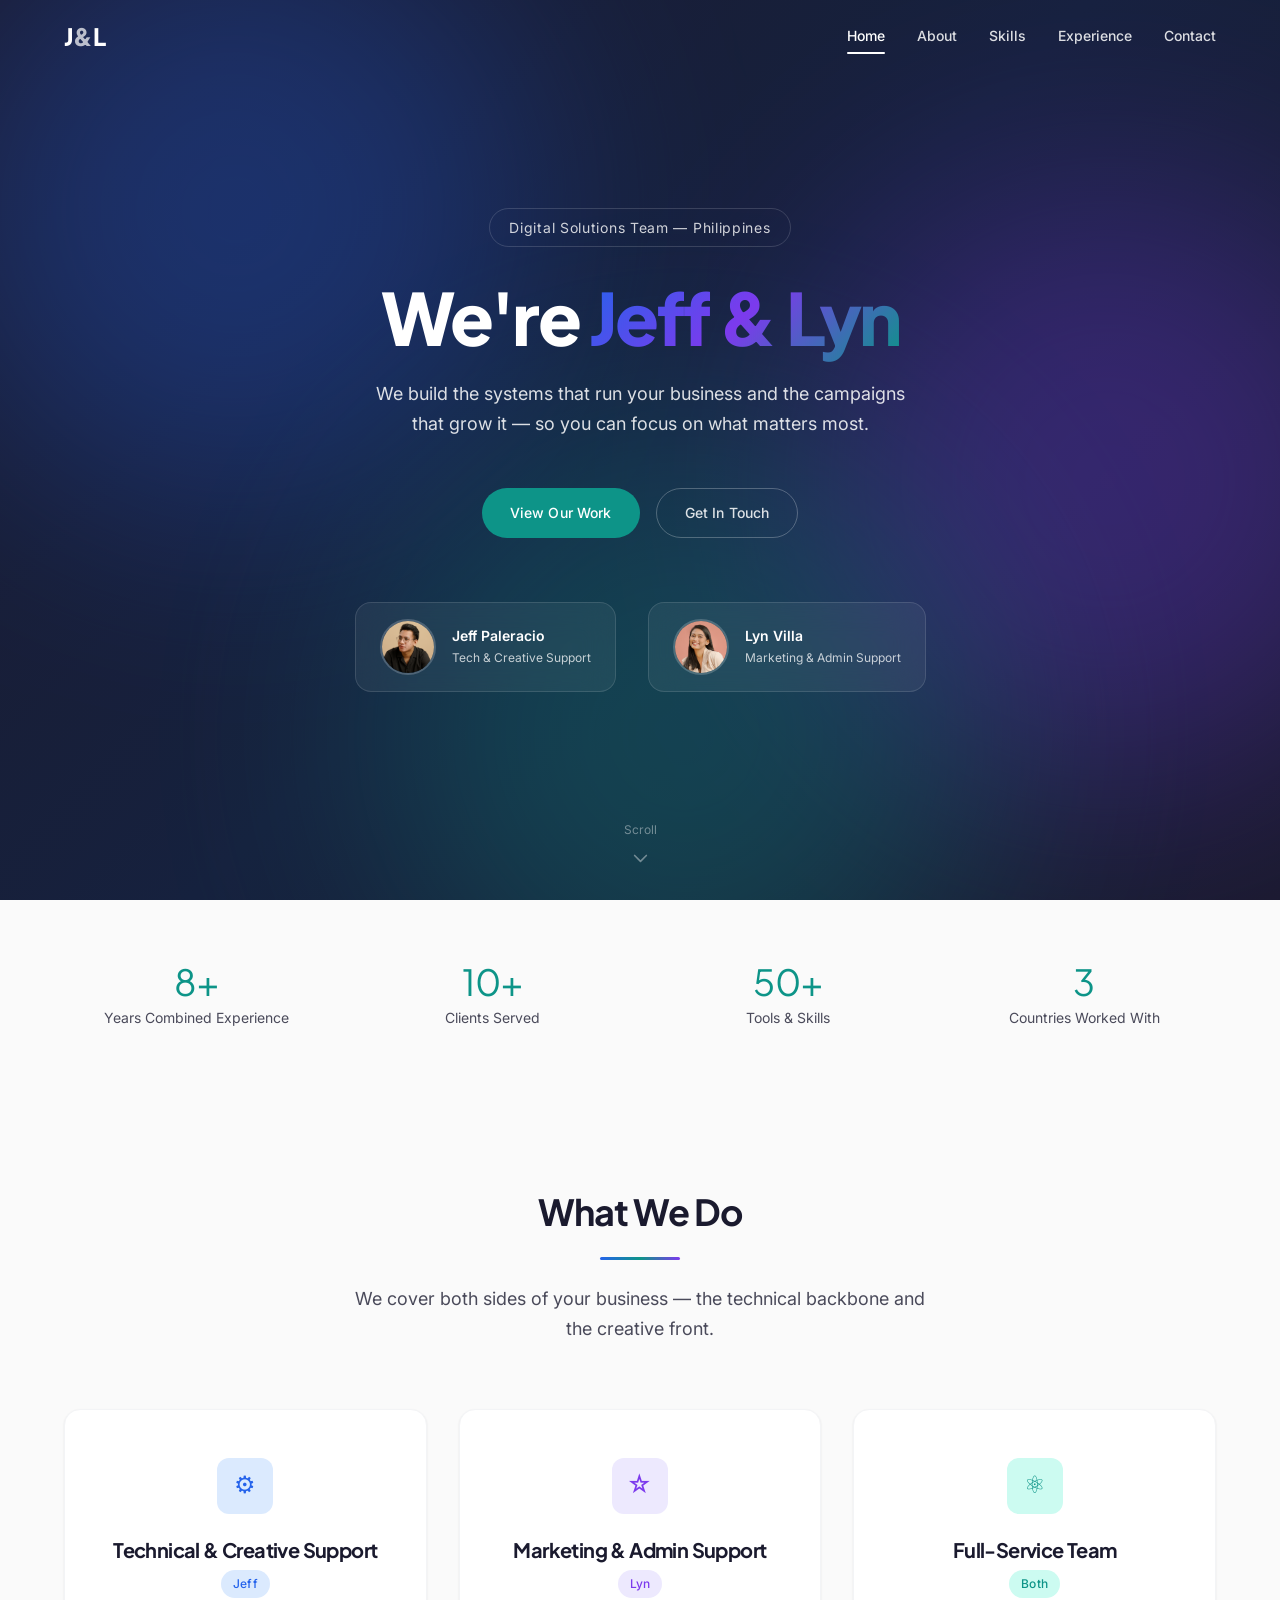
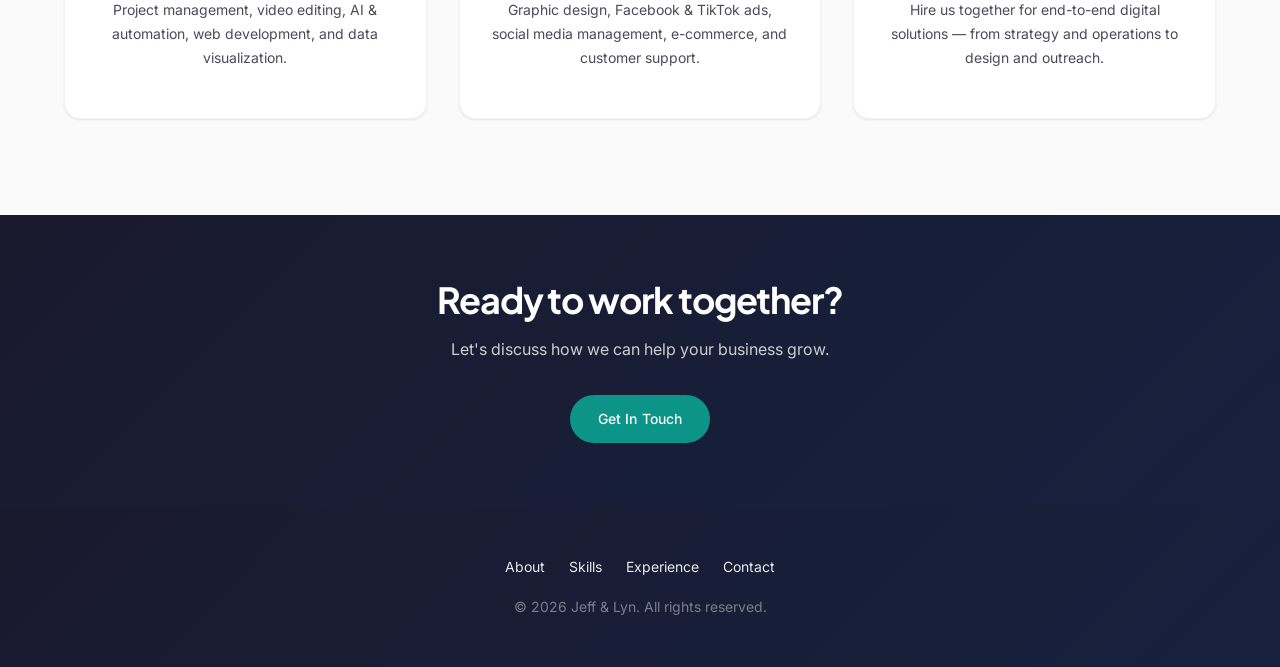
<file: index.html>
<!DOCTYPE html>
<html lang="en">
<head>
  <meta charset="UTF-8">
  <meta name="viewport" content="width=device-width, initial-scale=1.0">
  <meta name="description" content="Jeff & Lyn — A two-person digital solutions team offering project management, video editing, AI automation, graphic design, social media management, and more.">
  <meta name="keywords" content="virtual assistant, digital solutions, project management, video editing, graphic design, social media management">
  <title>Jeff & Lyn — Digital Solutions Team</title>

  <!-- Fonts -->
  <link rel="preconnect" href="https://fonts.googleapis.com">
  <link rel="preconnect" href="https://fonts.gstatic.com" crossorigin>
  <link href="https://fonts.googleapis.com/css2?family=Plus+Jakarta+Sans:wght@400;500;600;700;800&family=Inter:wght@300;400;500;600&display=swap" rel="stylesheet">

  <!-- Styles -->
  <link rel="stylesheet" href="css/reset.css">
  <link rel="stylesheet" href="css/variables.css">
  <link rel="stylesheet" href="css/base.css">
  <link rel="stylesheet" href="css/layout.css">
  <link rel="stylesheet" href="css/components.css">
  <link rel="stylesheet" href="css/navigation.css">
  <link rel="stylesheet" href="css/animations.css">
  <link rel="stylesheet" href="css/pages/home.css">
  <link rel="stylesheet" href="css/responsive.css">

  <!-- Favicon -->
  <link rel="icon" href="favicon.svg" type="image/svg+xml">
</head>
<body>
  <a href="#main-content" class="skip-link">Skip to content</a>

  <!-- Header -->
  <header class="header" role="banner">
    <div class="container flex--between">
      <a href="index.html" class="logo" aria-label="Jeff & Lyn home">J<span>&</span>L</a>

      <nav class="nav-links" aria-label="Main navigation">
        <a href="index.html" class="nav-link">Home</a>
        <a href="about.html" class="nav-link">About</a>
        <a href="skills.html" class="nav-link">Skills</a>
        <a href="experience.html" class="nav-link">Experience</a>
        <a href="contact.html" class="nav-link">Contact</a>
      </nav>

      <button class="hamburger" aria-label="Toggle menu" aria-expanded="false" aria-controls="mobile-nav">
        <span></span>
        <span></span>
        <span></span>
      </button>
    </div>
  </header>

  <!-- Mobile Navigation -->
  <nav class="mobile-nav" id="mobile-nav" aria-label="Mobile navigation">
    <a href="index.html" class="nav-link">Home</a>
    <a href="about.html" class="nav-link">About</a>
    <a href="skills.html" class="nav-link">Skills</a>
    <a href="experience.html" class="nav-link">Experience</a>
    <a href="contact.html" class="nav-link">Contact</a>
  </nav>

  <main id="main-content">
    <!-- Hero Section -->
    <section class="hero section--hero" aria-label="Hero">
      <div class="hero__bg" aria-hidden="true">
        <div class="hero__gradient hero__gradient--blue"></div>
        <div class="hero__gradient hero__gradient--purple"></div>
        <div class="hero__gradient hero__gradient--teal"></div>
      </div>

      <div class="hero__content">
        <span class="hero__label reveal">Digital Solutions Team — Philippines</span>

        <h1 class="hero__title reveal">
          We're <span>Jeff & Lyn</span>
        </h1>

        <p class="hero__subtitle reveal">
          We build the systems that run your business and the campaigns that grow it — so you can focus on what matters most.
        </p>

        <div class="hero__actions reveal">
          <a href="experience.html" class="btn btn--primary">View Our Work</a>
          <a href="contact.html" class="btn btn--secondary">Get In Touch</a>
        </div>

        <div class="hero__profiles reveal">
          <div class="profile-preview">
            <img src="assets/images/jeff/jeff.jpg" alt="Jeff Paleracio" class="profile-preview__avatar profile-preview__avatar--jeff" loading="lazy">
            <div class="profile-preview__info">
              <div class="profile-preview__name">Jeff Paleracio</div>
              <div class="profile-preview__role">Tech & Creative Support</div>
            </div>
          </div>

          <div class="profile-preview">
            <img src="assets/images/lyn/lyn.jpg" alt="Lyn Villa" class="profile-preview__avatar profile-preview__avatar--lyn" loading="lazy">
            <div class="profile-preview__info">
              <div class="profile-preview__name">Lyn Villa</div>
              <div class="profile-preview__role">Marketing & Admin Support</div>
            </div>
          </div>
        </div>
      </div>

      <div class="scroll-indicator" aria-hidden="true">
        <span>Scroll</span>
        <svg xmlns="http://www.w3.org/2000/svg" fill="none" viewBox="0 0 24 24" stroke="currentColor" stroke-width="2">
          <path stroke-linecap="round" stroke-linejoin="round" d="M19 9l-7 7-7-7" />
        </svg>
      </div>
    </section>

    <!-- Social Proof -->
    <section class="section" aria-label="Key stats" style="padding: var(--space-3xl) 0;">
      <div class="container">
        <div class="stats-row reveal">
          <div class="stat-item">
            <span class="stat-item__number">8+</span>
            <span class="stat-item__label">Years Combined Experience</span>
          </div>
          <div class="stat-item">
            <span class="stat-item__number">10+</span>
            <span class="stat-item__label">Clients Served</span>
          </div>
          <div class="stat-item">
            <span class="stat-item__number">50+</span>
            <span class="stat-item__label">Tools & Skills</span>
          </div>
          <div class="stat-item">
            <span class="stat-item__number">3</span>
            <span class="stat-item__label">Countries Worked With</span>
          </div>
        </div>
      </div>
    </section>

    <!-- Services Preview -->
    <section class="services-preview section" aria-labelledby="services-heading">
      <div class="container">
        <div class="section__header reveal">
          <h2 class="section__title" id="services-heading">What We Do</h2>
          <div class="divider"></div>
          <p class="section__subtitle">We cover both sides of your business — the technical backbone and the creative front.</p>
        </div>

        <div class="services-grid">
          <div class="card service-card reveal">
            <div class="service-card__icon service-card__icon--jeff" aria-hidden="true">&#9881;</div>
            <h3>Technical & Creative Support</h3>
            <span class="badge badge--jeff">Jeff</span>
            <p>Project management, video editing, AI & automation, web development, and data visualization.</p>
          </div>

          <div class="card service-card reveal">
            <div class="service-card__icon service-card__icon--lyn" aria-hidden="true">&#9734;</div>
            <h3>Marketing & Admin Support</h3>
            <span class="badge badge--lyn">Lyn</span>
            <p>Graphic design, Facebook & TikTok ads, social media management, e-commerce, and customer support.</p>
          </div>

          <div class="card service-card reveal">
            <div class="service-card__icon service-card__icon--team" aria-hidden="true">&#9883;</div>
            <h3>Full-Service Team</h3>
            <span class="badge badge--team">Both</span>
            <p>Hire us together for end-to-end digital solutions — from strategy and operations to design and outreach.</p>
          </div>
        </div>
      </div>
    </section>

    <!-- CTA Banner -->
    <section class="cta-banner" aria-labelledby="cta-heading">
      <div class="container reveal">
        <h2 id="cta-heading">Ready to work together?</h2>
        <p>Let's discuss how we can help your business grow.</p>
        <a href="contact.html" class="btn btn--primary">Get In Touch</a>
      </div>
    </section>
  </main>

  <!-- Footer -->
  <footer class="footer" role="contentinfo">
    <div class="container">
      <div class="footer__links">
        <a href="about.html">About</a>
        <a href="skills.html">Skills</a>
        <a href="experience.html">Experience</a>
        <a href="contact.html">Contact</a>
      </div>
      <p class="footer__copy">&copy; 2026 Jeff & Lyn. All rights reserved.</p>
    </div>
  </footer>

  <!-- Scripts -->
  <script src="js/navigation.js"></script>
  <script src="js/animations.js"></script>
  <script src="js/main.js"></script>
</body>
</html>
</file>
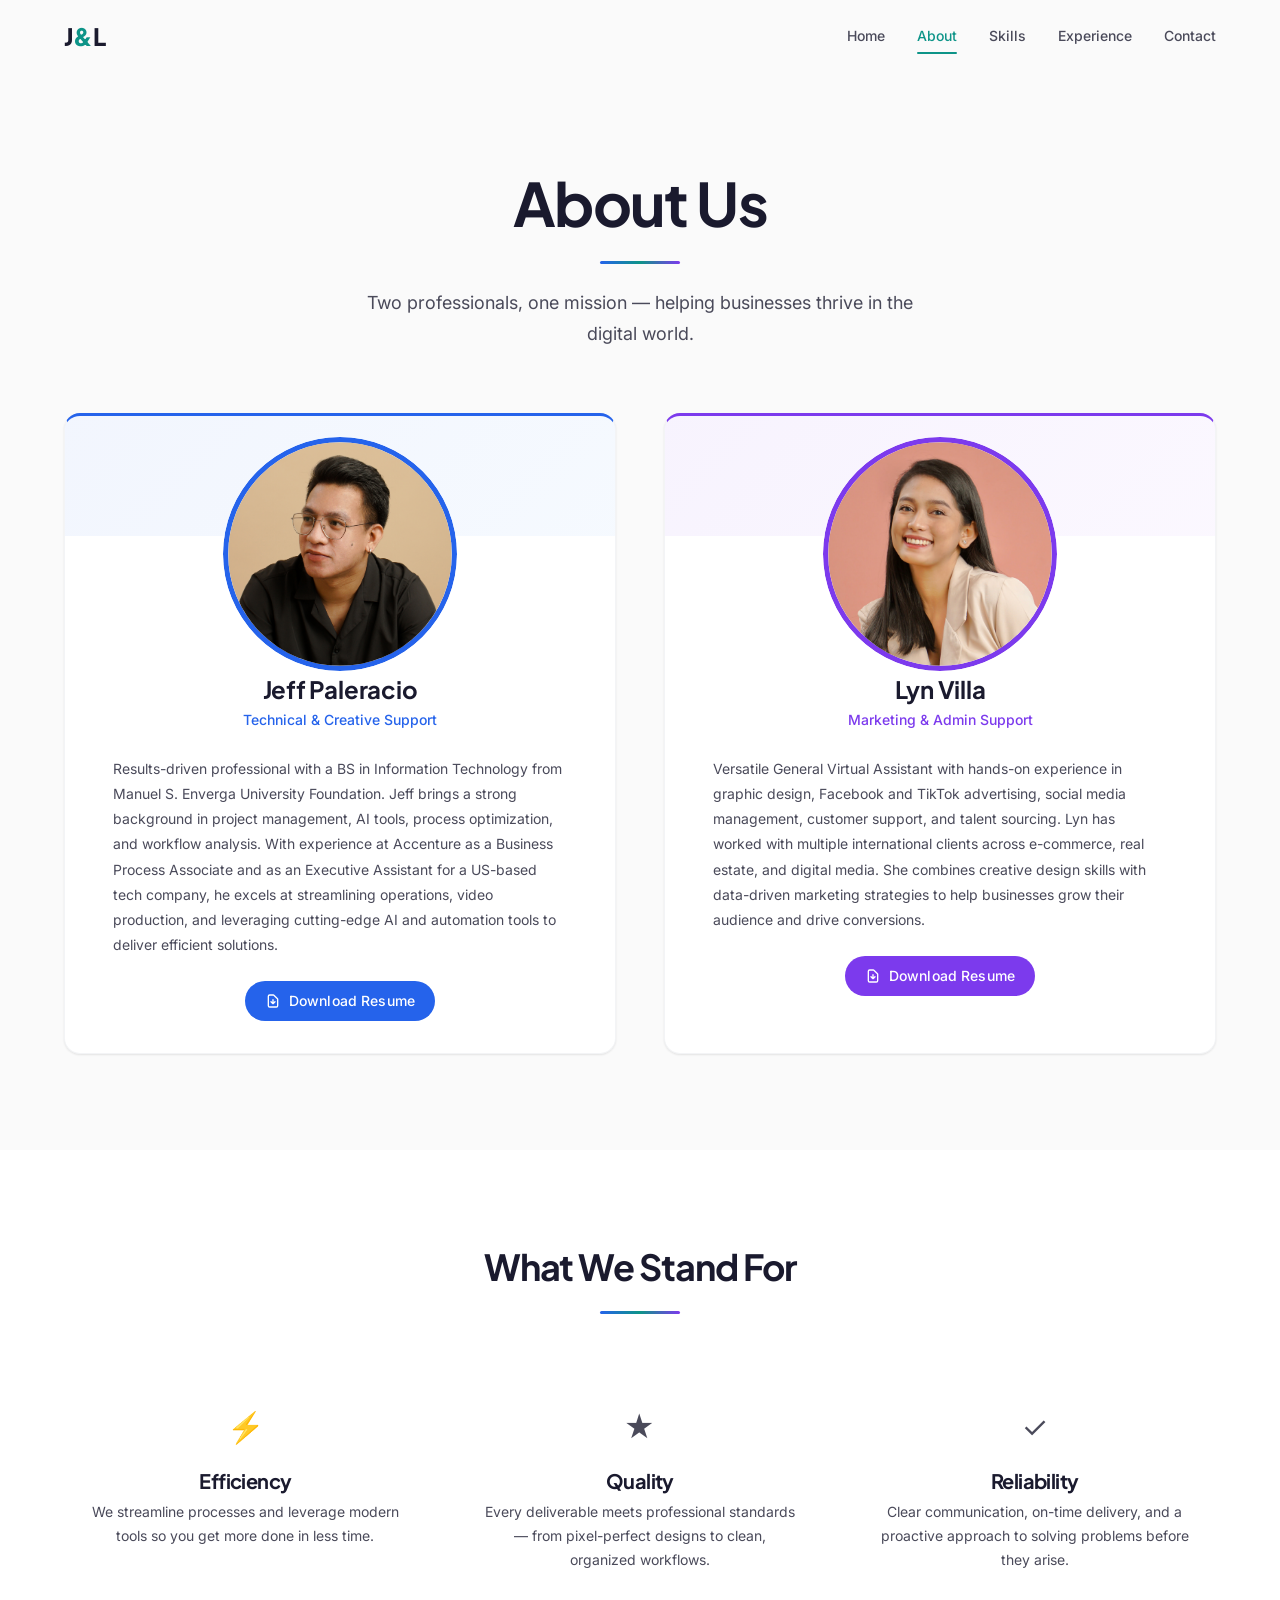
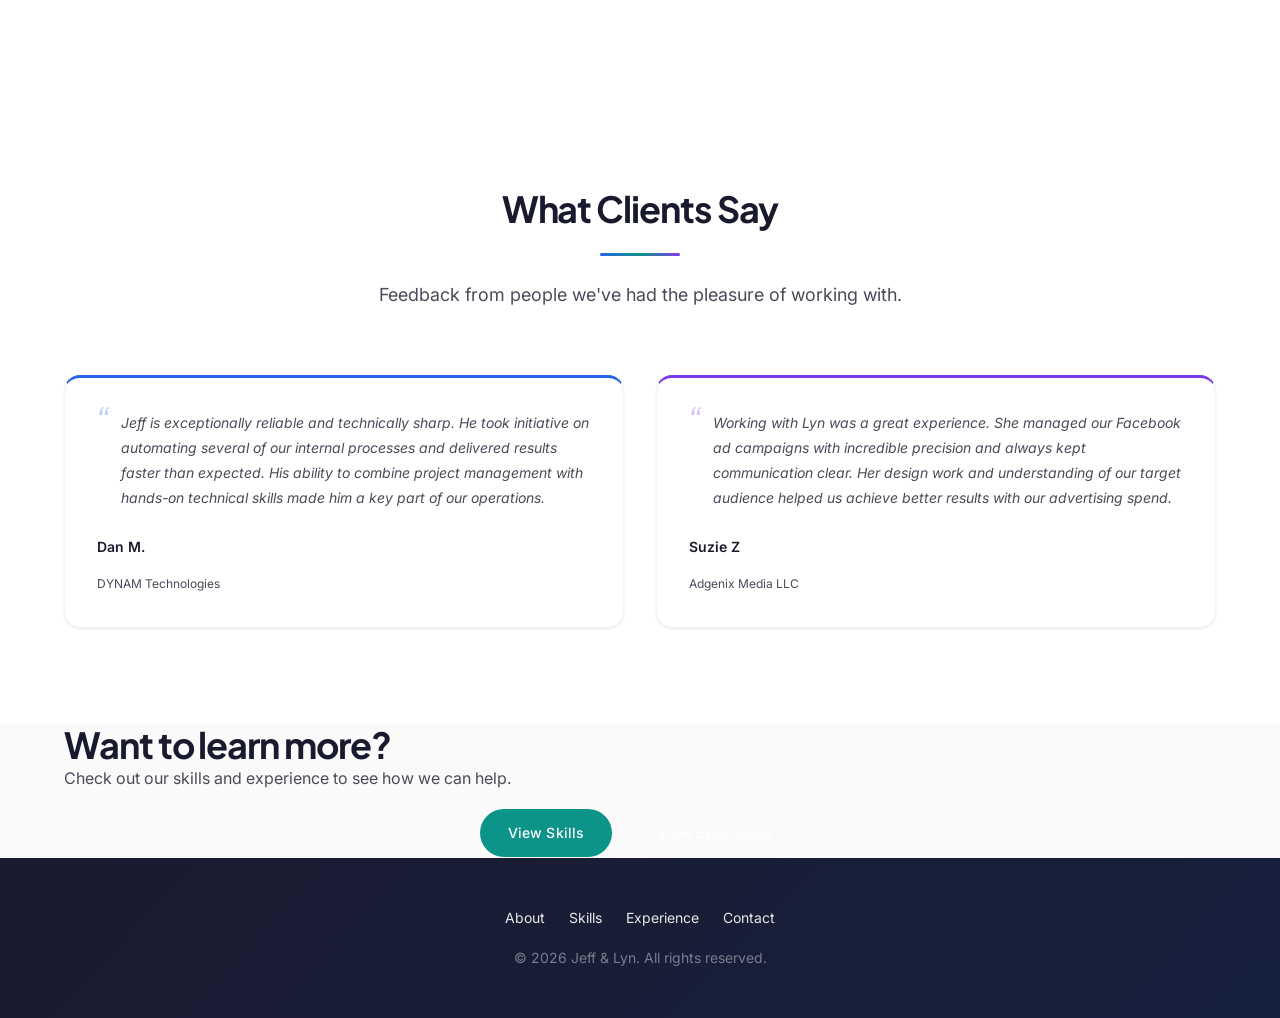
<file: about.html>
<!DOCTYPE html>
<html lang="en">
<head>
  <meta charset="UTF-8">
  <meta name="viewport" content="width=device-width, initial-scale=1.0">
  <meta name="description" content="Meet Jeff & Lyn — learn about our backgrounds, expertise, and what drives us as a digital solutions team.">
  <title>About Us — Jeff & Lyn</title>

  <!-- Fonts -->
  <link rel="preconnect" href="https://fonts.googleapis.com">
  <link rel="preconnect" href="https://fonts.gstatic.com" crossorigin>
  <link href="https://fonts.googleapis.com/css2?family=Plus+Jakarta+Sans:wght@400;500;600;700;800&family=Inter:wght@300;400;500;600&display=swap" rel="stylesheet">

  <!-- Styles -->
  <link rel="stylesheet" href="css/reset.css">
  <link rel="stylesheet" href="css/variables.css">
  <link rel="stylesheet" href="css/base.css">
  <link rel="stylesheet" href="css/layout.css">
  <link rel="stylesheet" href="css/components.css">
  <link rel="stylesheet" href="css/navigation.css">
  <link rel="stylesheet" href="css/animations.css">
  <link rel="stylesheet" href="css/pages/about.css">
  <link rel="stylesheet" href="css/responsive.css">

  <link rel="icon" href="favicon.svg" type="image/svg+xml">
</head>
<body>
  <a href="#main-content" class="skip-link">Skip to content</a>

  <!-- Header -->
  <header class="header scrolled" role="banner">
    <div class="container flex--between">
      <a href="index.html" class="logo" aria-label="Jeff & Lyn home">J<span>&</span>L</a>
      <nav class="nav-links" aria-label="Main navigation">
        <a href="index.html" class="nav-link">Home</a>
        <a href="about.html" class="nav-link">About</a>
        <a href="skills.html" class="nav-link">Skills</a>
        <a href="experience.html" class="nav-link">Experience</a>
        <a href="contact.html" class="nav-link">Contact</a>
      </nav>
      <button class="hamburger" aria-label="Toggle menu" aria-expanded="false" aria-controls="mobile-nav">
        <span></span><span></span><span></span>
      </button>
    </div>
  </header>

  <nav class="mobile-nav" id="mobile-nav" aria-label="Mobile navigation">
    <a href="index.html" class="nav-link">Home</a>
    <a href="about.html" class="nav-link">About</a>
    <a href="skills.html" class="nav-link">Skills</a>
    <a href="experience.html" class="nav-link">Experience</a>
    <a href="contact.html" class="nav-link">Contact</a>
  </nav>

  <main class="page-content" id="main-content">
    <!-- About Bios -->
    <section class="section" aria-labelledby="about-heading">
      <div class="container">
        <div class="section__header reveal">
          <h1 class="section__title" id="about-heading">About Us</h1>
          <div class="divider"></div>
          <p class="section__subtitle">Two professionals, one mission — helping businesses thrive in the digital world.</p>
        </div>

        <div class="about-bios">
          <!-- Jeff -->
          <div class="card bio-card card--jeff reveal">
            <img src="assets/images/jeff/jeff.jpg" alt="Jeff Paleracio" class="avatar avatar--lg bio-card__avatar" loading="lazy">
            <h2 class="bio-card__name">Jeff Paleracio</h2>
            <p class="bio-card__role bio-card__role--jeff">Technical & Creative Support</p>
            <p class="bio-card__summary">
              Results-driven professional with a BS in Information Technology from Manuel S. Enverga University Foundation. Jeff brings a strong background in project management, AI tools, process optimization, and workflow analysis. With experience at Accenture as a Business Process Associate and as an Executive Assistant for a US-based tech company, he excels at streamlining operations, video production, and leveraging cutting-edge AI and automation tools to deliver efficient solutions.
            </p>
            <a href="assets/docs/jeff-resume.pdf" class="bio-card__download btn btn--sm btn--jeff" download>
              <svg xmlns="http://www.w3.org/2000/svg" fill="none" viewBox="0 0 24 24" stroke="currentColor" stroke-width="2"><path stroke-linecap="round" stroke-linejoin="round" d="M12 10v6m0 0l-3-3m3 3l3-3m2 8H7a2 2 0 01-2-2V5a2 2 0 012-2h5.586a1 1 0 01.707.293l5.414 5.414a1 1 0 01.293.707V19a2 2 0 01-2 2z" /></svg>
              Download Resume
            </a>
          </div>

          <!-- Lyn -->
          <div class="card bio-card card--lyn reveal">
            <img src="assets/images/lyn/lyn.jpg" alt="Lyn Villa" class="avatar avatar--lg bio-card__avatar" loading="lazy">
            <h2 class="bio-card__name">Lyn Villa</h2>
            <p class="bio-card__role bio-card__role--lyn">Marketing & Admin Support</p>
            <p class="bio-card__summary">
              Versatile General Virtual Assistant with hands-on experience in graphic design, Facebook and TikTok advertising, social media management, customer support, and talent sourcing. Lyn has worked with multiple international clients across e-commerce, real estate, and digital media. She combines creative design skills with data-driven marketing strategies to help businesses grow their audience and drive conversions.
            </p>
            <a href="assets/docs/lyn-resume.pdf" class="bio-card__download btn btn--sm btn--lyn" download>
              <svg xmlns="http://www.w3.org/2000/svg" fill="none" viewBox="0 0 24 24" stroke="currentColor" stroke-width="2"><path stroke-linecap="round" stroke-linejoin="round" d="M12 10v6m0 0l-3-3m3 3l3-3m2 8H7a2 2 0 01-2-2V5a2 2 0 012-2h5.586a1 1 0 01.707.293l5.414 5.414a1 1 0 01.293.707V19a2 2 0 01-2 2z" /></svg>
              Download Resume
            </a>
          </div>
        </div>
      </div>
    </section>

    <!-- Our Values -->
    <section class="section" style="background-color: var(--color-surface);" aria-labelledby="values-heading">
      <div class="container">
        <div class="section__header reveal">
          <h2 class="section__title" id="values-heading">What We Stand For</h2>
          <div class="divider"></div>
        </div>

        <div class="values">
          <div class="value-item reveal">
            <div class="value-item__icon" aria-hidden="true">&#9889;</div>
            <h4>Efficiency</h4>
            <p>We streamline processes and leverage modern tools so you get more done in less time.</p>
          </div>
          <div class="value-item reveal">
            <div class="value-item__icon" aria-hidden="true">&#9733;</div>
            <h4>Quality</h4>
            <p>Every deliverable meets professional standards — from pixel-perfect designs to clean, organized workflows.</p>
          </div>
          <div class="value-item reveal">
            <div class="value-item__icon" aria-hidden="true">&#10003;</div>
            <h4>Reliability</h4>
            <p>Clear communication, on-time delivery, and a proactive approach to solving problems before they arise.</p>
          </div>
        </div>
      </div>
    </section>

    <!-- Testimonials -->
    <section class="testimonials section" aria-labelledby="testimonials-heading">
      <div class="container">
        <div class="section__header reveal">
          <h2 class="section__title" id="testimonials-heading">What Clients Say</h2>
          <div class="divider"></div>
          <p class="section__subtitle">Feedback from people we've had the pleasure of working with.</p>
        </div>

        <div class="testimonials-grid">
          <div class="card testimonial-card card--jeff reveal">
            <p class="testimonial-card__quote">
              Jeff is exceptionally reliable and technically sharp. He took initiative on automating several of our internal processes and delivered results faster than expected. His ability to combine project management with hands-on technical skills made him a key part of our operations.
            </p>
            <p class="testimonial-card__author">Dan M.</p>
            <p class="testimonial-card__position">DYNAM Technologies</p>
          </div>

          <div class="card testimonial-card card--lyn reveal">
            <p class="testimonial-card__quote">
              Working with Lyn was a great experience. She managed our Facebook ad campaigns with incredible precision and always kept communication clear. Her design work and understanding of our target audience helped us achieve better results with our advertising spend.
            </p>
            <p class="testimonial-card__author">Suzie Z</p>
            <p class="testimonial-card__position">Adgenix Media LLC</p>
          </div>
        </div>
      </div>
    </section>

    <!-- CTA -->
    <section class="cta-banner" aria-labelledby="about-cta">
      <div class="container reveal">
        <h2 id="about-cta">Want to learn more?</h2>
        <p>Check out our skills and experience to see how we can help.</p>
        <div class="flex flex--center flex--gap-md flex--wrap">
          <a href="skills.html" class="btn btn--primary">View Skills</a>
          <a href="experience.html" class="btn btn--secondary-light">View Experience</a>
        </div>
      </div>
    </section>
  </main>

  <!-- Footer -->
  <footer class="footer" role="contentinfo">
    <div class="container">
      <div class="footer__links">
        <a href="about.html">About</a>
        <a href="skills.html">Skills</a>
        <a href="experience.html">Experience</a>
        <a href="contact.html">Contact</a>
      </div>
      <p class="footer__copy">&copy; 2026 Jeff & Lyn. All rights reserved.</p>
    </div>
  </footer>

  <script src="js/navigation.js"></script>
  <script src="js/animations.js"></script>
  <script src="js/main.js"></script>
</body>
</html>
</file>
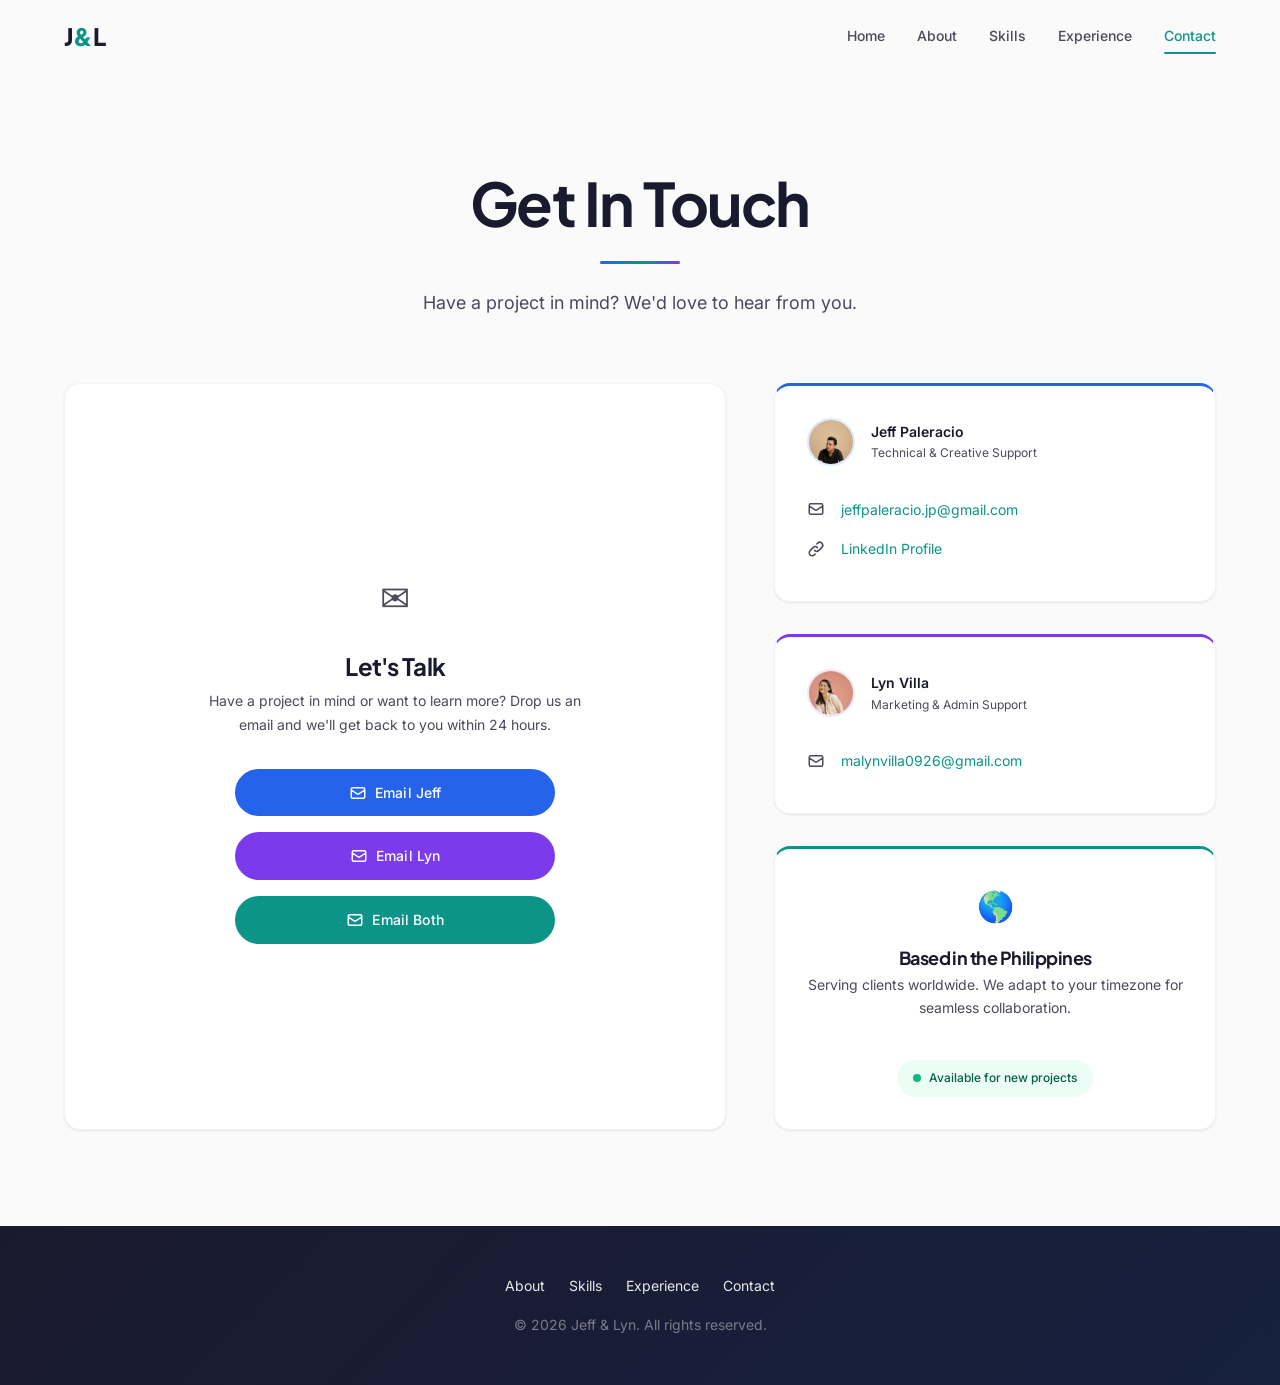
<file: contact.html>
<!DOCTYPE html>
<html lang="en">
<head>
  <meta charset="UTF-8">
  <meta name="viewport" content="width=device-width, initial-scale=1.0">
  <meta name="description" content="Get in touch with Jeff & Lyn — contact us for virtual assistance, project management, video editing, graphic design, and digital marketing services.">
  <title>Contact — Jeff & Lyn</title>

  <link rel="preconnect" href="https://fonts.googleapis.com">
  <link rel="preconnect" href="https://fonts.gstatic.com" crossorigin>
  <link href="https://fonts.googleapis.com/css2?family=Plus+Jakarta+Sans:wght@400;500;600;700;800&family=Inter:wght@300;400;500;600&display=swap" rel="stylesheet">

  <link rel="stylesheet" href="css/reset.css">
  <link rel="stylesheet" href="css/variables.css">
  <link rel="stylesheet" href="css/base.css">
  <link rel="stylesheet" href="css/layout.css">
  <link rel="stylesheet" href="css/components.css">
  <link rel="stylesheet" href="css/navigation.css">
  <link rel="stylesheet" href="css/animations.css">
  <link rel="stylesheet" href="css/pages/contact.css">
  <link rel="stylesheet" href="css/responsive.css">

  <link rel="icon" href="favicon.svg" type="image/svg+xml">
</head>
<body>
  <a href="#main-content" class="skip-link">Skip to content</a>

  <!-- Header -->
  <header class="header scrolled" role="banner">
    <div class="container flex--between">
      <a href="index.html" class="logo" aria-label="Jeff & Lyn home">J<span>&</span>L</a>
      <nav class="nav-links" aria-label="Main navigation">
        <a href="index.html" class="nav-link">Home</a>
        <a href="about.html" class="nav-link">About</a>
        <a href="skills.html" class="nav-link">Skills</a>
        <a href="experience.html" class="nav-link">Experience</a>
        <a href="contact.html" class="nav-link">Contact</a>
      </nav>
      <button class="hamburger" aria-label="Toggle menu" aria-expanded="false" aria-controls="mobile-nav">
        <span></span><span></span><span></span>
      </button>
    </div>
  </header>

  <nav class="mobile-nav" id="mobile-nav" aria-label="Mobile navigation">
    <a href="index.html" class="nav-link">Home</a>
    <a href="about.html" class="nav-link">About</a>
    <a href="skills.html" class="nav-link">Skills</a>
    <a href="experience.html" class="nav-link">Experience</a>
    <a href="contact.html" class="nav-link">Contact</a>
  </nav>

  <main class="page-content" id="main-content">
    <section class="section" aria-labelledby="contact-heading">
      <div class="container">
        <div class="section__header reveal">
          <h1 class="section__title" id="contact-heading">Get In Touch</h1>
          <div class="divider"></div>
          <p class="section__subtitle">Have a project in mind? We'd love to hear from you.</p>
        </div>

        <div class="contact-layout">
          <!-- Form -->
          <div class="card contact-form-wrapper reveal">
            <div class="contact-form-icon" aria-hidden="true">&#9993;</div>
            <h2>Let's Talk</h2>
            <p>Have a project in mind or want to learn more? Drop us an email and we'll get back to you within 24 hours.</p>

            <a href="mailto:jeffpaleracio.jp@gmail.com?subject=Inquiry%20from%20Portfolio" class="btn btn--jeff contact-email-btn">
              <svg xmlns="http://www.w3.org/2000/svg" fill="none" viewBox="0 0 24 24" stroke="currentColor" stroke-width="2"><path stroke-linecap="round" stroke-linejoin="round" d="M3 8l7.89 5.26a2 2 0 002.22 0L21 8M5 19h14a2 2 0 002-2V7a2 2 0 00-2-2H5a2 2 0 00-2 2v10a2 2 0 002 2z" /></svg>
              Email Jeff
            </a>

            <a href="mailto:malynvilla0926@gmail.com?subject=Inquiry%20from%20Portfolio" class="btn btn--lyn contact-email-btn">
              <svg xmlns="http://www.w3.org/2000/svg" fill="none" viewBox="0 0 24 24" stroke="currentColor" stroke-width="2"><path stroke-linecap="round" stroke-linejoin="round" d="M3 8l7.89 5.26a2 2 0 002.22 0L21 8M5 19h14a2 2 0 002-2V7a2 2 0 00-2-2H5a2 2 0 00-2 2v10a2 2 0 002 2z" /></svg>
              Email Lyn
            </a>

            <a href="mailto:jeffpaleracio.jp@gmail.com?cc=malynvilla0926@gmail.com&subject=Inquiry%20for%20Jeff%20%26%20Lyn" class="btn btn--primary contact-email-btn">
              <svg xmlns="http://www.w3.org/2000/svg" fill="none" viewBox="0 0 24 24" stroke="currentColor" stroke-width="2"><path stroke-linecap="round" stroke-linejoin="round" d="M3 8l7.89 5.26a2 2 0 002.22 0L21 8M5 19h14a2 2 0 002-2V7a2 2 0 00-2-2H5a2 2 0 00-2 2v10a2 2 0 002 2z" /></svg>
              Email Both
            </a>
          </div>

          <!-- Contact info -->
          <div class="contact-info">
            <!-- Jeff -->
            <div class="card contact-person card--jeff reveal">
              <div class="contact-person__header">
                <img src="assets/images/jeff/jeff.jpg" alt="Jeff Paleracio" class="contact-person__avatar contact-person__avatar--jeff" loading="lazy">
                <div>
                  <div class="contact-person__name">Jeff Paleracio</div>
                  <div class="contact-person__role">Technical & Creative Support</div>
                </div>
              </div>

              <div class="contact-detail">
                <svg xmlns="http://www.w3.org/2000/svg" fill="none" viewBox="0 0 24 24" stroke="currentColor" stroke-width="2"><path stroke-linecap="round" stroke-linejoin="round" d="M3 8l7.89 5.26a2 2 0 002.22 0L21 8M5 19h14a2 2 0 002-2V7a2 2 0 00-2-2H5a2 2 0 00-2 2v10a2 2 0 002 2z" /></svg>
                <a href="mailto:jeffpaleracio.jp@gmail.com">jeffpaleracio.jp@gmail.com</a>
              </div>

              <div class="contact-detail">
                <svg xmlns="http://www.w3.org/2000/svg" fill="none" viewBox="0 0 24 24" stroke="currentColor" stroke-width="2"><path stroke-linecap="round" stroke-linejoin="round" d="M13.828 10.172a4 4 0 00-5.656 0l-4 4a4 4 0 105.656 5.656l1.102-1.101m-.758-4.899a4 4 0 005.656 0l4-4a4 4 0 00-5.656-5.656l-1.1 1.1" /></svg>
                <a href="https://www.linkedin.com/in/jefferson-paleracio/" target="_blank" rel="noopener noreferrer">LinkedIn Profile</a>
              </div>
            </div>

            <!-- Lyn -->
            <div class="card contact-person card--lyn reveal">
              <div class="contact-person__header">
                <img src="assets/images/lyn/lyn.jpg" alt="Lyn Villa" class="contact-person__avatar contact-person__avatar--lyn" loading="lazy">
                <div>
                  <div class="contact-person__name">Lyn Villa</div>
                  <div class="contact-person__role">Marketing & Admin Support</div>
                </div>
              </div>

              <div class="contact-detail">
                <svg xmlns="http://www.w3.org/2000/svg" fill="none" viewBox="0 0 24 24" stroke="currentColor" stroke-width="2"><path stroke-linecap="round" stroke-linejoin="round" d="M3 8l7.89 5.26a2 2 0 002.22 0L21 8M5 19h14a2 2 0 002-2V7a2 2 0 00-2-2H5a2 2 0 00-2 2v10a2 2 0 002 2z" /></svg>
                <a href="mailto:malynvilla0926@gmail.com">malynvilla0926@gmail.com</a>
              </div>

            </div>

            <!-- Location -->
            <div class="card contact-location card--team reveal">
              <div class="contact-location__icon" aria-hidden="true">&#127758;</div>
              <h3>Based in the Philippines</h3>
              <p>Serving clients worldwide. We adapt to your timezone for seamless collaboration.</p>
              <div class="availability">
                <span class="availability__dot" aria-hidden="true"></span>
                Available for new projects
              </div>
            </div>
          </div>
        </div>
      </div>
    </section>
  </main>

  <footer class="footer" role="contentinfo">
    <div class="container">
      <div class="footer__links">
        <a href="about.html">About</a>
        <a href="skills.html">Skills</a>
        <a href="experience.html">Experience</a>
        <a href="contact.html">Contact</a>
      </div>
      <p class="footer__copy">&copy; 2026 Jeff & Lyn. All rights reserved.</p>
    </div>
  </footer>

  <script src="js/navigation.js"></script>
  <script src="js/animations.js"></script>
  <script src="js/main.js"></script>
</body>
</html>
</file>
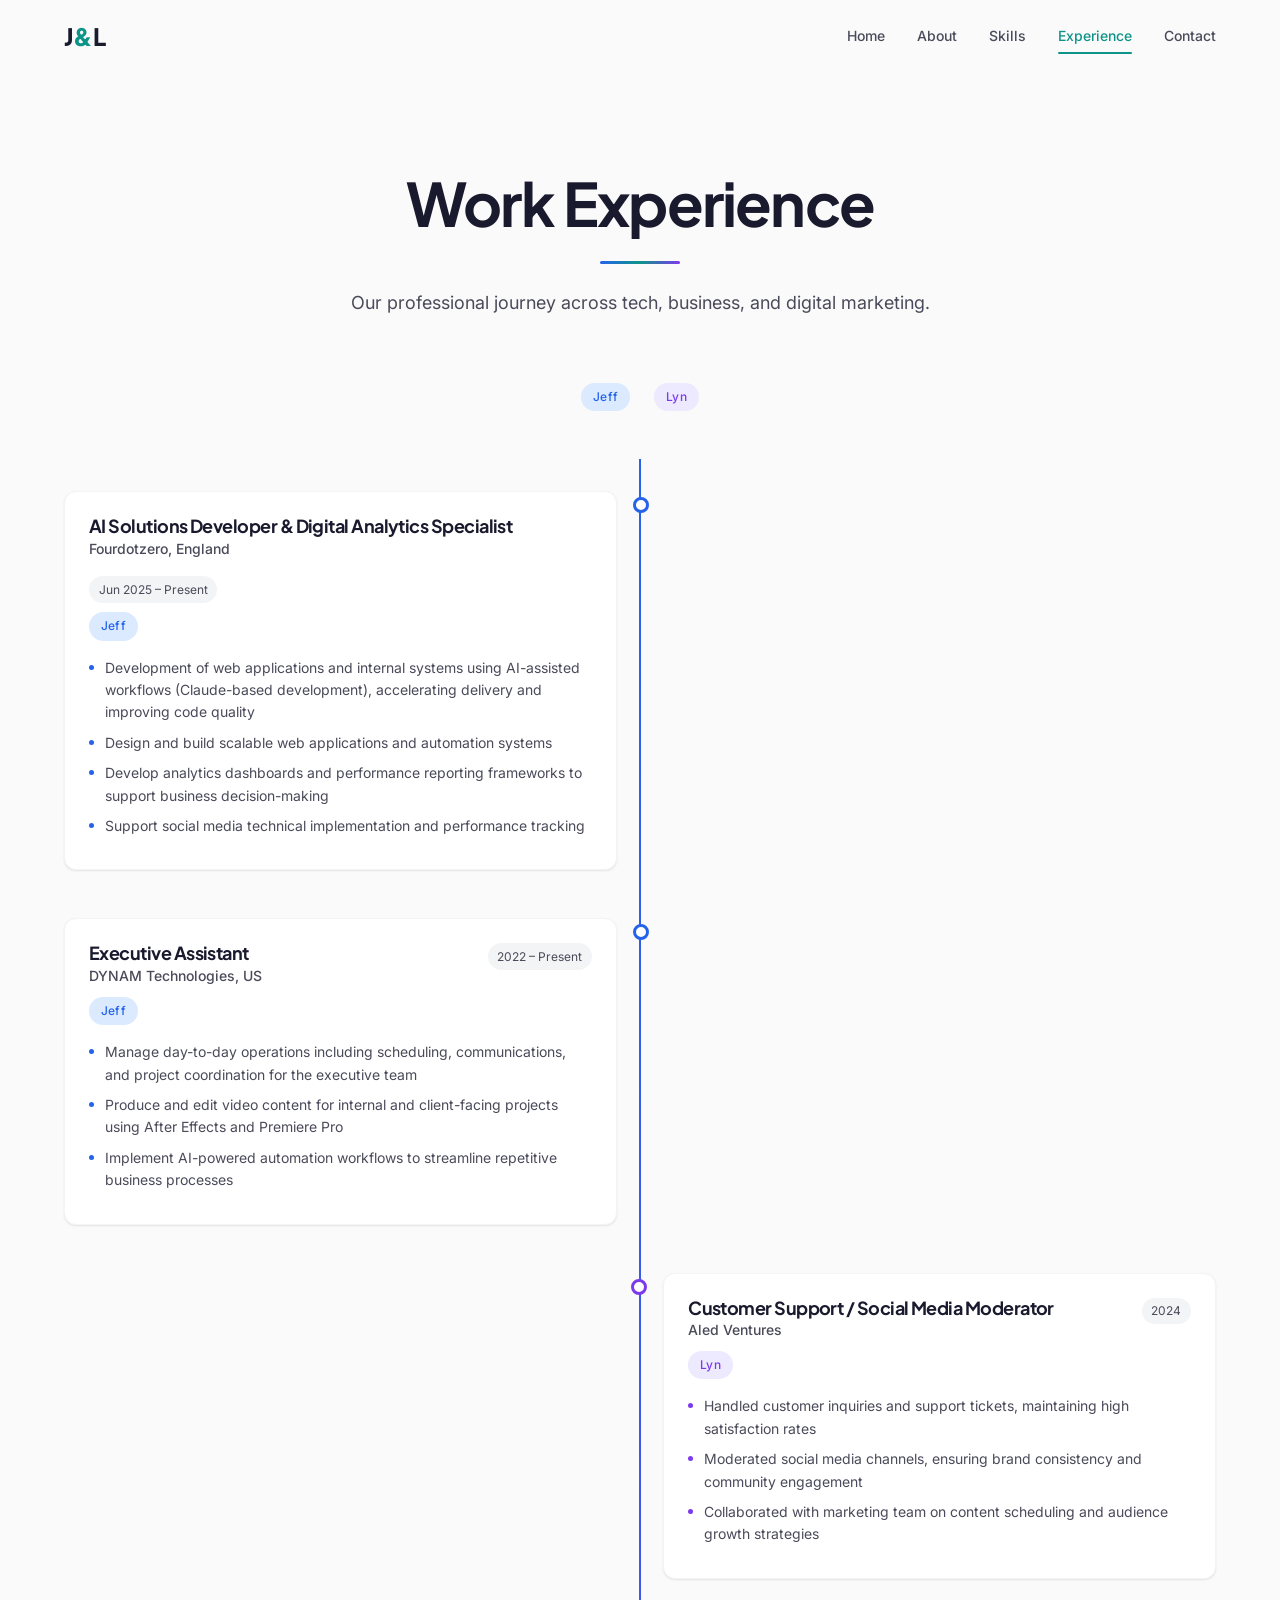
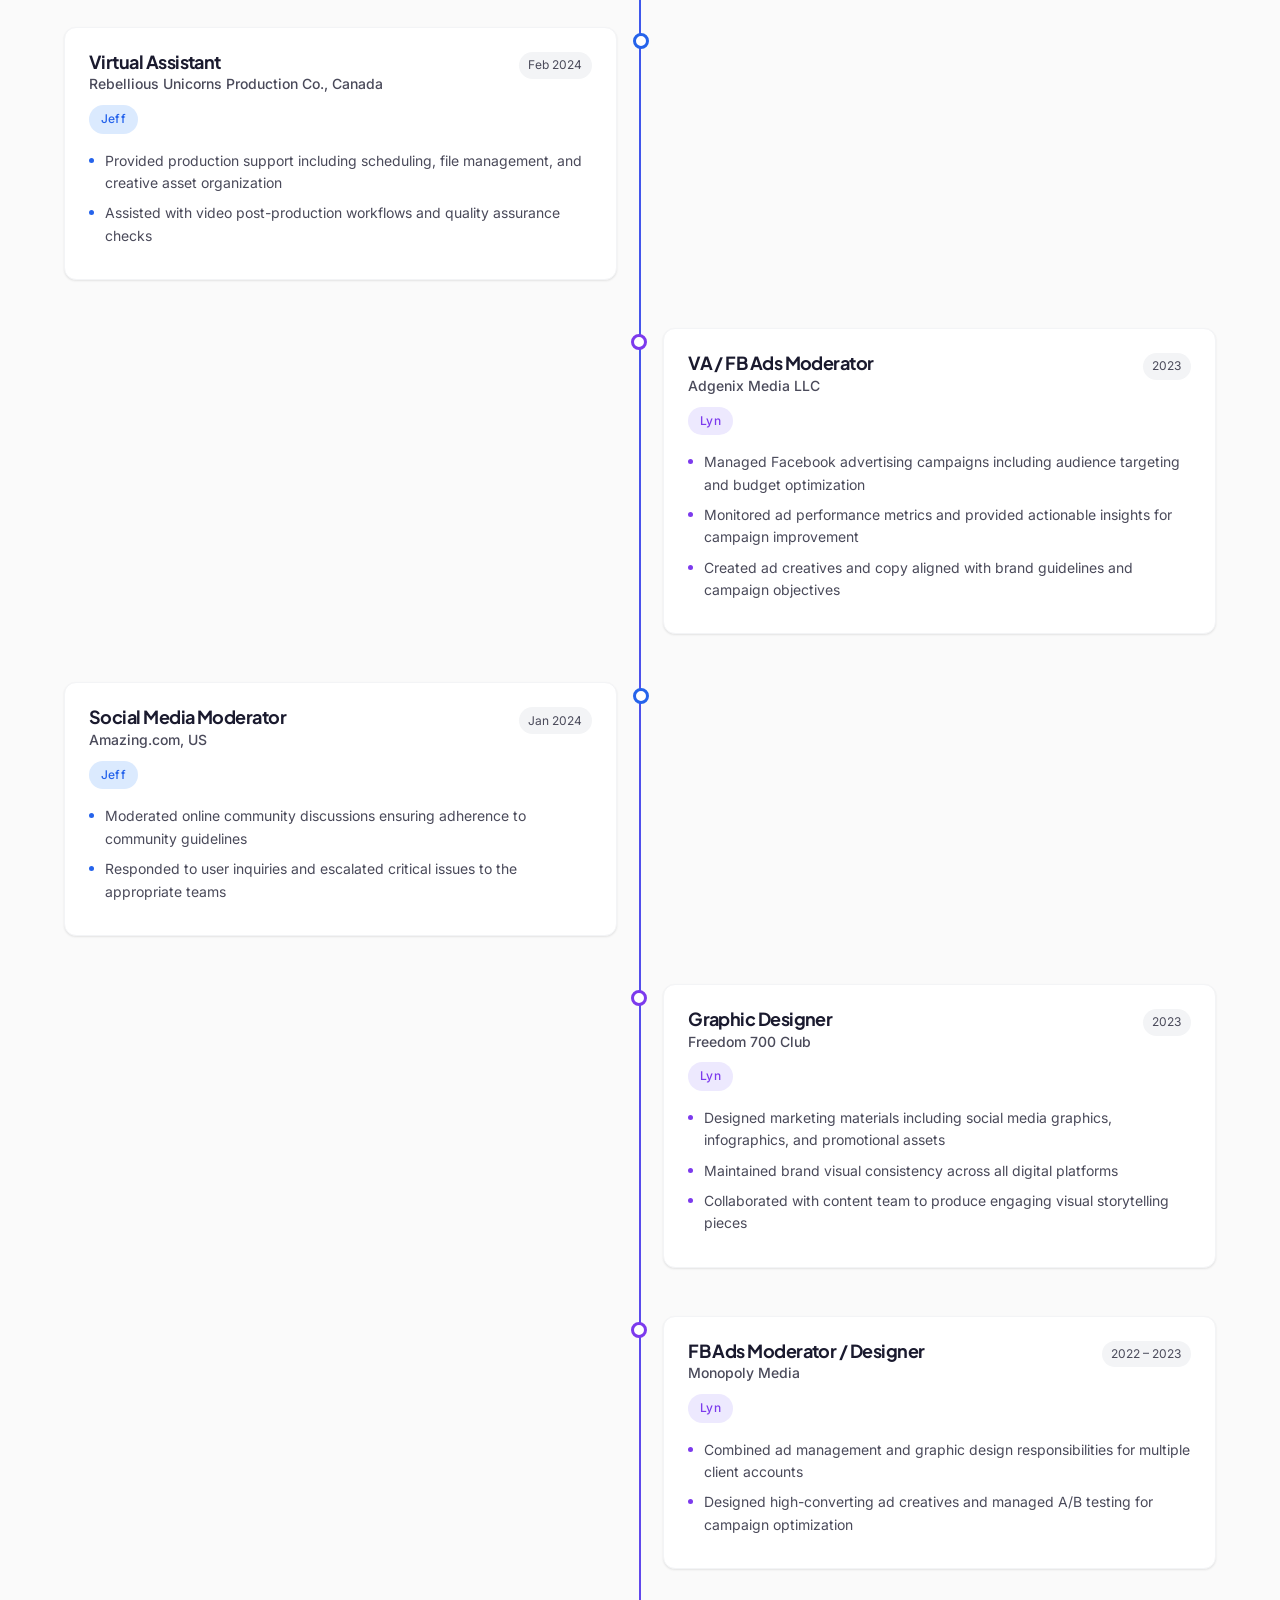
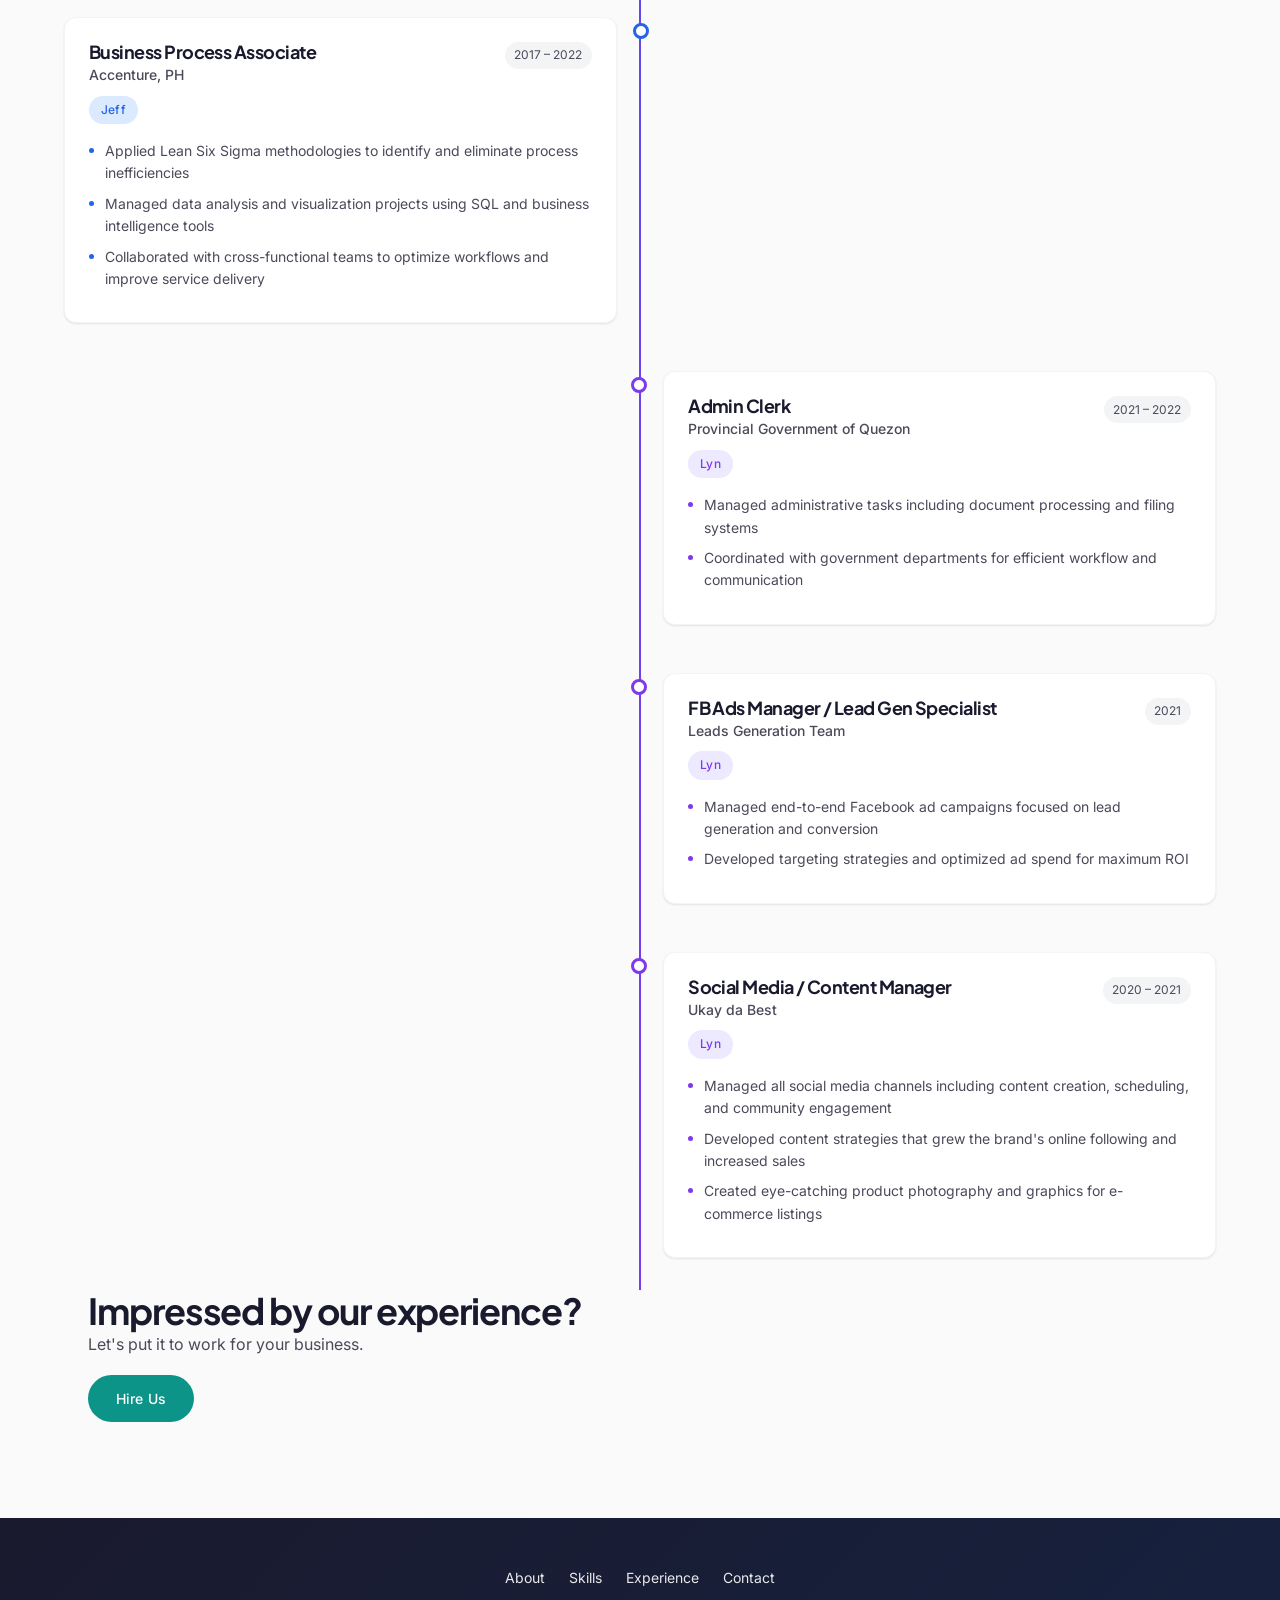
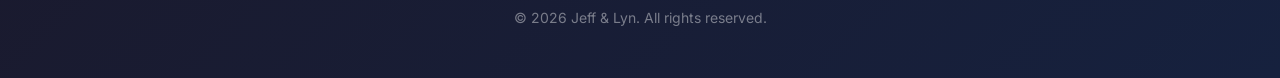
<file: experience.html>
<!DOCTYPE html>
<html lang="en">
<head>
  <meta charset="UTF-8">
  <meta name="viewport" content="width=device-width, initial-scale=1.0">
  <meta name="description" content="Professional experience timeline of Jeff & Lyn — from business process management to digital marketing and virtual assistance.">
  <title>Experience — Jeff & Lyn</title>

  <link rel="preconnect" href="https://fonts.googleapis.com">
  <link rel="preconnect" href="https://fonts.gstatic.com" crossorigin>
  <link href="https://fonts.googleapis.com/css2?family=Plus+Jakarta+Sans:wght@400;500;600;700;800&family=Inter:wght@300;400;500;600&display=swap" rel="stylesheet">

  <link rel="stylesheet" href="css/reset.css">
  <link rel="stylesheet" href="css/variables.css">
  <link rel="stylesheet" href="css/base.css">
  <link rel="stylesheet" href="css/layout.css">
  <link rel="stylesheet" href="css/components.css">
  <link rel="stylesheet" href="css/navigation.css">
  <link rel="stylesheet" href="css/animations.css">
  <link rel="stylesheet" href="css/pages/experience.css">
  <link rel="stylesheet" href="css/responsive.css">

  <link rel="icon" href="favicon.svg" type="image/svg+xml">
</head>
<body>
  <a href="#main-content" class="skip-link">Skip to content</a>

  <!-- Header -->
  <header class="header scrolled" role="banner">
    <div class="container flex--between">
      <a href="index.html" class="logo" aria-label="Jeff & Lyn home">J<span>&</span>L</a>
      <nav class="nav-links" aria-label="Main navigation">
        <a href="index.html" class="nav-link">Home</a>
        <a href="about.html" class="nav-link">About</a>
        <a href="skills.html" class="nav-link">Skills</a>
        <a href="experience.html" class="nav-link">Experience</a>
        <a href="contact.html" class="nav-link">Contact</a>
      </nav>
      <button class="hamburger" aria-label="Toggle menu" aria-expanded="false" aria-controls="mobile-nav">
        <span></span><span></span><span></span>
      </button>
    </div>
  </header>

  <nav class="mobile-nav" id="mobile-nav" aria-label="Mobile navigation">
    <a href="index.html" class="nav-link">Home</a>
    <a href="about.html" class="nav-link">About</a>
    <a href="skills.html" class="nav-link">Skills</a>
    <a href="experience.html" class="nav-link">Experience</a>
    <a href="contact.html" class="nav-link">Contact</a>
  </nav>

  <main class="page-content" id="main-content">
    <section class="section" aria-labelledby="experience-heading">
      <div class="container">
        <div class="section__header reveal">
          <h1 class="section__title" id="experience-heading">Work Experience</h1>
          <div class="divider"></div>
          <p class="section__subtitle">Our professional journey across tech, business, and digital marketing.</p>
        </div>

        <!-- Timeline legend -->
        <div class="flex flex--center flex--gap-lg reveal" style="margin-bottom: var(--space-2xl);">
          <span class="badge badge--jeff">Jeff</span>
          <span class="badge badge--lyn">Lyn</span>
        </div>

        <!-- Timeline -->
        <div class="timeline" role="list">

          <!-- Jeff: AI Solutions Developer -->
          <div class="timeline-entry timeline-entry--jeff reveal" role="listitem">
            <div class="timeline-card">
              <div class="timeline-card__header">
                <div>
                  <h3 class="timeline-card__title">AI Solutions Developer & Digital Analytics Specialist</h3>
                  <p class="timeline-card__company">Fourdotzero, England</p>
                </div>
                <span class="timeline-card__date">Jun 2025 – Present</span>
              </div>
              <span class="badge badge--jeff">Jeff</span>
              <ul class="timeline-card__accomplishments">
                <li>Development of web applications and internal systems using AI-assisted workflows (Claude-based development), accelerating delivery and improving code quality</li>
                <li>Design and build scalable web applications and automation systems</li>
                <li>Develop analytics dashboards and performance reporting frameworks to support business decision-making</li>
                <li>Support social media technical implementation and performance tracking</li>
              </ul>
            </div>
          </div>

          <!-- Jeff: Executive Assistant -->
          <div class="timeline-entry timeline-entry--jeff reveal" role="listitem">
            <div class="timeline-card">
              <div class="timeline-card__header">
                <div>
                  <h3 class="timeline-card__title">Executive Assistant</h3>
                  <p class="timeline-card__company">DYNAM Technologies, US</p>
                </div>
                <span class="timeline-card__date">2022 – Present</span>
              </div>
              <span class="badge badge--jeff">Jeff</span>
              <ul class="timeline-card__accomplishments">
                <li>Manage day-to-day operations including scheduling, communications, and project coordination for the executive team</li>
                <li>Produce and edit video content for internal and client-facing projects using After Effects and Premiere Pro</li>
                <li>Implement AI-powered automation workflows to streamline repetitive business processes</li>
              </ul>
            </div>
          </div>

          <!-- Lyn: Customer Support / Social Media Moderator -->
          <div class="timeline-entry timeline-entry--lyn reveal" role="listitem">
            <div class="timeline-card">
              <div class="timeline-card__header">
                <div>
                  <h3 class="timeline-card__title">Customer Support / Social Media Moderator</h3>
                  <p class="timeline-card__company">Aled Ventures</p>
                </div>
                <span class="timeline-card__date">2024</span>
              </div>
              <span class="badge badge--lyn">Lyn</span>
              <ul class="timeline-card__accomplishments">
                <li>Handled customer inquiries and support tickets, maintaining high satisfaction rates</li>
                <li>Moderated social media channels, ensuring brand consistency and community engagement</li>
                <li>Collaborated with marketing team on content scheduling and audience growth strategies</li>
              </ul>
            </div>
          </div>

          <!-- Jeff: VA — Rebellious Unicorns -->
          <div class="timeline-entry timeline-entry--jeff reveal" role="listitem">
            <div class="timeline-card">
              <div class="timeline-card__header">
                <div>
                  <h3 class="timeline-card__title">Virtual Assistant</h3>
                  <p class="timeline-card__company">Rebellious Unicorns Production Co., Canada</p>
                </div>
                <span class="timeline-card__date">Feb 2024</span>
              </div>
              <span class="badge badge--jeff">Jeff</span>
              <ul class="timeline-card__accomplishments">
                <li>Provided production support including scheduling, file management, and creative asset organization</li>
                <li>Assisted with video post-production workflows and quality assurance checks</li>
              </ul>
            </div>
          </div>

          <!-- Lyn: VA / FB Ads Moderator — Adgenix -->
          <div class="timeline-entry timeline-entry--lyn reveal" role="listitem">
            <div class="timeline-card">
              <div class="timeline-card__header">
                <div>
                  <h3 class="timeline-card__title">VA / FB Ads Moderator</h3>
                  <p class="timeline-card__company">Adgenix Media LLC</p>
                </div>
                <span class="timeline-card__date">2023</span>
              </div>
              <span class="badge badge--lyn">Lyn</span>
              <ul class="timeline-card__accomplishments">
                <li>Managed Facebook advertising campaigns including audience targeting and budget optimization</li>
                <li>Monitored ad performance metrics and provided actionable insights for campaign improvement</li>
                <li>Created ad creatives and copy aligned with brand guidelines and campaign objectives</li>
              </ul>
            </div>
          </div>

          <!-- Jeff: Social Media Moderator — Amazing.com -->
          <div class="timeline-entry timeline-entry--jeff reveal" role="listitem">
            <div class="timeline-card">
              <div class="timeline-card__header">
                <div>
                  <h3 class="timeline-card__title">Social Media Moderator</h3>
                  <p class="timeline-card__company">Amazing.com, US</p>
                </div>
                <span class="timeline-card__date">Jan 2024</span>
              </div>
              <span class="badge badge--jeff">Jeff</span>
              <ul class="timeline-card__accomplishments">
                <li>Moderated online community discussions ensuring adherence to community guidelines</li>
                <li>Responded to user inquiries and escalated critical issues to the appropriate teams</li>
              </ul>
            </div>
          </div>

          <!-- Lyn: Graphic Designer — Freedom 700 Club -->
          <div class="timeline-entry timeline-entry--lyn reveal" role="listitem">
            <div class="timeline-card">
              <div class="timeline-card__header">
                <div>
                  <h3 class="timeline-card__title">Graphic Designer</h3>
                  <p class="timeline-card__company">Freedom 700 Club</p>
                </div>
                <span class="timeline-card__date">2023</span>
              </div>
              <span class="badge badge--lyn">Lyn</span>
              <ul class="timeline-card__accomplishments">
                <li>Designed marketing materials including social media graphics, infographics, and promotional assets</li>
                <li>Maintained brand visual consistency across all digital platforms</li>
                <li>Collaborated with content team to produce engaging visual storytelling pieces</li>
              </ul>
            </div>
          </div>

          <!-- Lyn: FB Ads Moderator / Designer — Monopoly Media -->
          <div class="timeline-entry timeline-entry--lyn reveal" role="listitem">
            <div class="timeline-card">
              <div class="timeline-card__header">
                <div>
                  <h3 class="timeline-card__title">FB Ads Moderator / Designer</h3>
                  <p class="timeline-card__company">Monopoly Media</p>
                </div>
                <span class="timeline-card__date">2022 – 2023</span>
              </div>
              <span class="badge badge--lyn">Lyn</span>
              <ul class="timeline-card__accomplishments">
                <li>Combined ad management and graphic design responsibilities for multiple client accounts</li>
                <li>Designed high-converting ad creatives and managed A/B testing for campaign optimization</li>
              </ul>
            </div>
          </div>

          <!-- Jeff: Business Process Associate — Accenture -->
          <div class="timeline-entry timeline-entry--jeff reveal" role="listitem">
            <div class="timeline-card">
              <div class="timeline-card__header">
                <div>
                  <h3 class="timeline-card__title">Business Process Associate</h3>
                  <p class="timeline-card__company">Accenture, PH</p>
                </div>
                <span class="timeline-card__date">2017 – 2022</span>
              </div>
              <span class="badge badge--jeff">Jeff</span>
              <ul class="timeline-card__accomplishments">
                <li>Applied Lean Six Sigma methodologies to identify and eliminate process inefficiencies</li>
                <li>Managed data analysis and visualization projects using SQL and business intelligence tools</li>
                <li>Collaborated with cross-functional teams to optimize workflows and improve service delivery</li>
              </ul>
            </div>
          </div>

          <!-- Lyn: Admin Clerk — Provincial Government -->
          <div class="timeline-entry timeline-entry--lyn reveal" role="listitem">
            <div class="timeline-card">
              <div class="timeline-card__header">
                <div>
                  <h3 class="timeline-card__title">Admin Clerk</h3>
                  <p class="timeline-card__company">Provincial Government of Quezon</p>
                </div>
                <span class="timeline-card__date">2021 – 2022</span>
              </div>
              <span class="badge badge--lyn">Lyn</span>
              <ul class="timeline-card__accomplishments">
                <li>Managed administrative tasks including document processing and filing systems</li>
                <li>Coordinated with government departments for efficient workflow and communication</li>
              </ul>
            </div>
          </div>

          <!-- Lyn: FB Ads Manager / Lead Gen -->
          <div class="timeline-entry timeline-entry--lyn reveal" role="listitem">
            <div class="timeline-card">
              <div class="timeline-card__header">
                <div>
                  <h3 class="timeline-card__title">FB Ads Manager / Lead Gen Specialist</h3>
                  <p class="timeline-card__company">Leads Generation Team</p>
                </div>
                <span class="timeline-card__date">2021</span>
              </div>
              <span class="badge badge--lyn">Lyn</span>
              <ul class="timeline-card__accomplishments">
                <li>Managed end-to-end Facebook ad campaigns focused on lead generation and conversion</li>
                <li>Developed targeting strategies and optimized ad spend for maximum ROI</li>
              </ul>
            </div>
          </div>

          <!-- Lyn: Socmed/Content Manager — Ukay da Best -->
          <div class="timeline-entry timeline-entry--lyn reveal" role="listitem">
            <div class="timeline-card">
              <div class="timeline-card__header">
                <div>
                  <h3 class="timeline-card__title">Social Media / Content Manager</h3>
                  <p class="timeline-card__company">Ukay da Best</p>
                </div>
                <span class="timeline-card__date">2020 – 2021</span>
              </div>
              <span class="badge badge--lyn">Lyn</span>
              <ul class="timeline-card__accomplishments">
                <li>Managed all social media channels including content creation, scheduling, and community engagement</li>
                <li>Developed content strategies that grew the brand's online following and increased sales</li>
                <li>Created eye-catching product photography and graphics for e-commerce listings</li>
              </ul>
            </div>
          </div>
        </div>

    <!-- CTA -->
    <section class="cta-banner" aria-labelledby="exp-cta">
      <div class="container reveal">
        <h2 id="exp-cta">Impressed by our experience?</h2>
        <p>Let's put it to work for your business.</p>
        <a href="contact.html" class="btn btn--primary">Hire Us</a>
      </div>
    </section>
  </main>

  <footer class="footer" role="contentinfo">
    <div class="container">
      <div class="footer__links">
        <a href="about.html">About</a>
        <a href="skills.html">Skills</a>
        <a href="experience.html">Experience</a>
        <a href="contact.html">Contact</a>
      </div>
      <p class="footer__copy">&copy; 2026 Jeff & Lyn. All rights reserved.</p>
    </div>
  </footer>

  <script src="js/navigation.js"></script>
  <script src="js/animations.js"></script>
  <script src="js/main.js"></script>
</body>
</html>
</file>
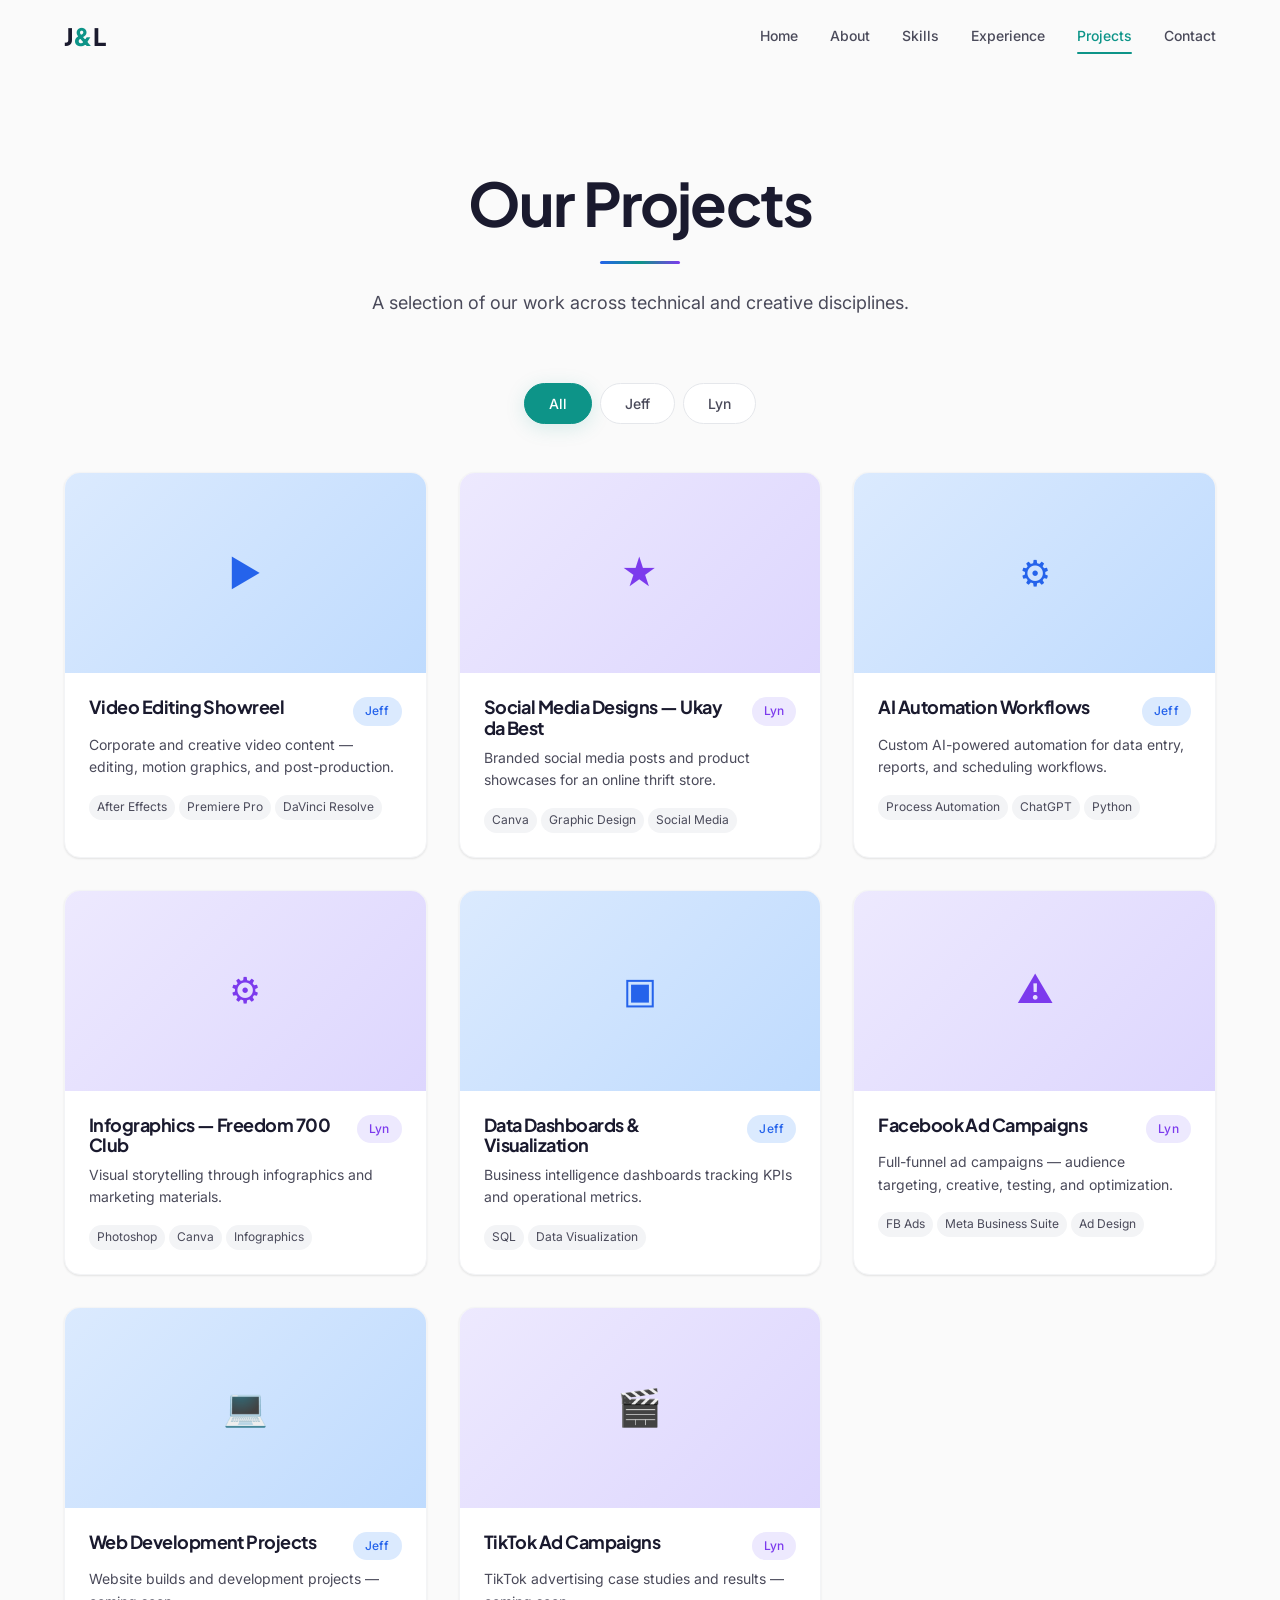
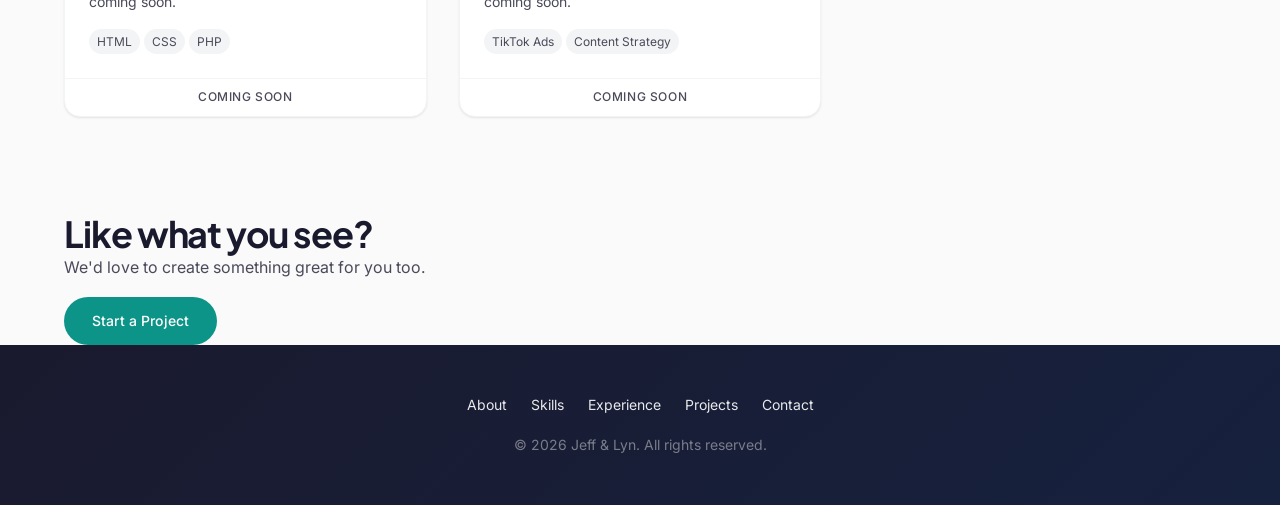
<file: projects.html>
<!DOCTYPE html>
<html lang="en">
<head>
  <meta charset="UTF-8">
  <meta name="viewport" content="width=device-width, initial-scale=1.0">
  <meta name="description" content="Portfolio of projects by Jeff & Lyn — video editing, AI automation, graphic design, social media campaigns, and more.">
  <title>Projects — Jeff & Lyn</title>

  <link rel="preconnect" href="https://fonts.googleapis.com">
  <link rel="preconnect" href="https://fonts.gstatic.com" crossorigin>
  <link href="https://fonts.googleapis.com/css2?family=Plus+Jakarta+Sans:wght@400;500;600;700;800&family=Inter:wght@300;400;500;600&display=swap" rel="stylesheet">

  <link rel="stylesheet" href="css/reset.css">
  <link rel="stylesheet" href="css/variables.css">
  <link rel="stylesheet" href="css/base.css">
  <link rel="stylesheet" href="css/layout.css">
  <link rel="stylesheet" href="css/components.css">
  <link rel="stylesheet" href="css/navigation.css">
  <link rel="stylesheet" href="css/animations.css">
  <link rel="stylesheet" href="css/pages/projects.css">
  <link rel="stylesheet" href="css/responsive.css">

  <link rel="icon" href="favicon.svg" type="image/svg+xml">
</head>
<body>
  <!-- Header -->
  <header class="header scrolled" role="banner">
    <div class="container flex--between">
      <a href="index.html" class="logo" aria-label="Jeff & Lyn home">J<span>&</span>L</a>
      <nav class="nav-links" aria-label="Main navigation">
        <a href="index.html" class="nav-link">Home</a>
        <a href="about.html" class="nav-link">About</a>
        <a href="skills.html" class="nav-link">Skills</a>
        <a href="experience.html" class="nav-link">Experience</a>
        <a href="projects.html" class="nav-link">Projects</a>
        <a href="contact.html" class="nav-link">Contact</a>
      </nav>
      <button class="hamburger" aria-label="Toggle menu" aria-expanded="false" aria-controls="mobile-nav">
        <span></span><span></span><span></span>
      </button>
    </div>
  </header>

  <nav class="mobile-nav" id="mobile-nav" aria-label="Mobile navigation">
    <a href="index.html" class="nav-link">Home</a>
    <a href="about.html" class="nav-link">About</a>
    <a href="skills.html" class="nav-link">Skills</a>
    <a href="experience.html" class="nav-link">Experience</a>
    <a href="projects.html" class="nav-link">Projects</a>
    <a href="contact.html" class="nav-link">Contact</a>
  </nav>

  <main class="page-content">
    <section class="section" aria-labelledby="projects-heading">
      <div class="container">
        <div class="section__header reveal">
          <h1 class="section__title" id="projects-heading">Our Projects</h1>
          <div class="divider"></div>
          <p class="section__subtitle">A selection of our work across technical and creative disciplines.</p>
        </div>

        <!-- Filter buttons -->
        <div class="project-filters reveal" role="group" aria-label="Filter projects by team member">
          <button class="tab-btn active" data-filter="all">All</button>
          <button class="tab-btn" data-filter="jeff">Jeff</button>
          <button class="tab-btn" data-filter="lyn">Lyn</button>
        </div>

        <!-- Projects grid -->
        <div class="projects-grid">

          <!-- Jeff: Video Editing -->
          <div class="card project-card reveal" data-member="jeff" data-title="Video Editing Showreel" data-description="A compilation of video editing projects including corporate presentations, social media content, and promotional materials created using After Effects, Premiere Pro, and DaVinci Resolve." data-tags="After Effects,Premiere Pro,DaVinci Resolve">
            <div class="project-card__placeholder project-card__placeholder--jeff" aria-hidden="true">&#9654;</div>
            <div class="project-card__body">
              <div class="project-card__header">
                <h3 class="project-card__title">Video Editing Showreel</h3>
                <span class="badge badge--jeff">Jeff</span>
              </div>
              <p class="project-card__desc">Corporate and creative video content — editing, motion graphics, and post-production.</p>
              <div class="project-card__tags">
                <span class="project-card__tag">After Effects</span>
                <span class="project-card__tag">Premiere Pro</span>
                <span class="project-card__tag">DaVinci Resolve</span>
              </div>
            </div>
          </div>

          <!-- Lyn: Social Media Designs -->
          <div class="card project-card reveal" data-member="lyn" data-title="Social Media Designs — Ukay da Best" data-description="A series of engaging social media posts, product showcases, and promotional graphics designed for an online thrift store. Focused on brand consistency, visual appeal, and driving engagement." data-tags="Canva,Graphic Design,Social Media">
            <div class="project-card__placeholder project-card__placeholder--lyn" aria-hidden="true">&#9733;</div>
            <div class="project-card__body">
              <div class="project-card__header">
                <h3 class="project-card__title">Social Media Designs — Ukay da Best</h3>
                <span class="badge badge--lyn">Lyn</span>
              </div>
              <p class="project-card__desc">Branded social media posts and product showcases for an online thrift store.</p>
              <div class="project-card__tags">
                <span class="project-card__tag">Canva</span>
                <span class="project-card__tag">Graphic Design</span>
                <span class="project-card__tag">Social Media</span>
              </div>
            </div>
          </div>

          <!-- Jeff: AI Automation -->
          <div class="card project-card reveal" data-member="jeff" data-title="AI Automation Workflows" data-description="Custom automation solutions built using AI tools to streamline business processes — including automated data entry, report generation, content scheduling, and email workflows." data-tags="Process Automation,ChatGPT,Python">
            <div class="project-card__placeholder project-card__placeholder--jeff" aria-hidden="true">&#9881;</div>
            <div class="project-card__body">
              <div class="project-card__header">
                <h3 class="project-card__title">AI Automation Workflows</h3>
                <span class="badge badge--jeff">Jeff</span>
              </div>
              <p class="project-card__desc">Custom AI-powered automation for data entry, reports, and scheduling workflows.</p>
              <div class="project-card__tags">
                <span class="project-card__tag">Process Automation</span>
                <span class="project-card__tag">ChatGPT</span>
                <span class="project-card__tag">Python</span>
              </div>
            </div>
          </div>

          <!-- Lyn: Infographics -->
          <div class="card project-card reveal" data-member="lyn" data-title="Infographics — Freedom 700 Club" data-description="A collection of infographics and visual content created for Freedom 700 Club. These materials were used across digital platforms to communicate key messages and engage the audience through clear visual storytelling." data-tags="Photoshop,Canva,Infographics">
            <div class="project-card__placeholder project-card__placeholder--lyn" aria-hidden="true">&#9881;</div>
            <div class="project-card__body">
              <div class="project-card__header">
                <h3 class="project-card__title">Infographics — Freedom 700 Club</h3>
                <span class="badge badge--lyn">Lyn</span>
              </div>
              <p class="project-card__desc">Visual storytelling through infographics and marketing materials.</p>
              <div class="project-card__tags">
                <span class="project-card__tag">Photoshop</span>
                <span class="project-card__tag">Canva</span>
                <span class="project-card__tag">Infographics</span>
              </div>
            </div>
          </div>

          <!-- Jeff: Data Dashboard -->
          <div class="card project-card reveal" data-member="jeff" data-title="Data Dashboards & Visualization" data-description="Business intelligence dashboards and data visualizations created to track KPIs, process efficiency metrics, and operational data. Built using SQL queries and visualization tools." data-tags="SQL,Data Visualization,Business Intelligence">
            <div class="project-card__placeholder project-card__placeholder--jeff" aria-hidden="true">&#9635;</div>
            <div class="project-card__body">
              <div class="project-card__header">
                <h3 class="project-card__title">Data Dashboards & Visualization</h3>
                <span class="badge badge--jeff">Jeff</span>
              </div>
              <p class="project-card__desc">Business intelligence dashboards tracking KPIs and operational metrics.</p>
              <div class="project-card__tags">
                <span class="project-card__tag">SQL</span>
                <span class="project-card__tag">Data Visualization</span>
              </div>
            </div>
          </div>

          <!-- Lyn: Ad Campaign -->
          <div class="card project-card reveal" data-member="lyn" data-title="Facebook Ad Campaigns" data-description="End-to-end Facebook advertising campaigns including audience research, ad creative design, copywriting, A/B testing, and performance optimization. Managed budgets and tracked conversions across multiple client accounts." data-tags="FB Ads,Meta Business Suite,Ad Design">
            <div class="project-card__placeholder project-card__placeholder--lyn" aria-hidden="true">&#9888;</div>
            <div class="project-card__body">
              <div class="project-card__header">
                <h3 class="project-card__title">Facebook Ad Campaigns</h3>
                <span class="badge badge--lyn">Lyn</span>
              </div>
              <p class="project-card__desc">Full-funnel ad campaigns — audience targeting, creative, testing, and optimization.</p>
              <div class="project-card__tags">
                <span class="project-card__tag">FB Ads</span>
                <span class="project-card__tag">Meta Business Suite</span>
                <span class="project-card__tag">Ad Design</span>
              </div>
            </div>
          </div>

          <!-- Jeff: Web Dev (coming soon) -->
          <div class="card project-card project-card--coming-soon reveal" data-member="jeff">
            <div class="project-card__placeholder project-card__placeholder--jeff" aria-hidden="true">&#128187;</div>
            <div class="project-card__body">
              <div class="project-card__header">
                <h3 class="project-card__title">Web Development Projects</h3>
                <span class="badge badge--jeff">Jeff</span>
              </div>
              <p class="project-card__desc">Website builds and development projects — coming soon.</p>
              <div class="project-card__tags">
                <span class="project-card__tag">HTML</span>
                <span class="project-card__tag">CSS</span>
                <span class="project-card__tag">PHP</span>
              </div>
            </div>
            <div class="coming-soon-label">Coming Soon</div>
          </div>

          <!-- Lyn: TikTok Ads (coming soon) -->
          <div class="card project-card project-card--coming-soon reveal" data-member="lyn">
            <div class="project-card__placeholder project-card__placeholder--lyn" aria-hidden="true">&#127916;</div>
            <div class="project-card__body">
              <div class="project-card__header">
                <h3 class="project-card__title">TikTok Ad Campaigns</h3>
                <span class="badge badge--lyn">Lyn</span>
              </div>
              <p class="project-card__desc">TikTok advertising case studies and results — coming soon.</p>
              <div class="project-card__tags">
                <span class="project-card__tag">TikTok Ads</span>
                <span class="project-card__tag">Content Strategy</span>
              </div>
            </div>
            <div class="coming-soon-label">Coming Soon</div>
          </div>

        </div>
      </div>
    </section>

    <!-- CTA -->
    <section class="cta-banner" aria-labelledby="projects-cta">
      <div class="container reveal">
        <h2 id="projects-cta">Like what you see?</h2>
        <p>We'd love to create something great for you too.</p>
        <a href="contact.html" class="btn btn--primary">Start a Project</a>
      </div>
    </section>
  </main>

  <!-- Project Modal -->
  <div class="modal-overlay" id="project-modal" role="dialog" aria-modal="true" aria-label="Project details">
    <div class="modal">
      <button class="modal__close" aria-label="Close modal">&times;</button>
      <div class="modal__placeholder" style="width:100%;height:250px;border-radius:var(--radius-lg);margin-bottom:var(--space-lg);display:flex;align-items:center;justify-content:center;font-size:var(--text-4xl);"></div>
      <h3 class="modal__title"></h3>
      <div class="modal__meta"></div>
      <p class="modal__description"></p>
      <div class="modal__tags"></div>
    </div>
  </div>

  <footer class="footer" role="contentinfo">
    <div class="container">
      <div class="footer__links">
        <a href="about.html">About</a>
        <a href="skills.html">Skills</a>
        <a href="experience.html">Experience</a>
        <a href="projects.html">Projects</a>
        <a href="contact.html">Contact</a>
      </div>
      <p class="footer__copy">&copy; 2026 Jeff & Lyn. All rights reserved.</p>
    </div>
  </footer>

  <script src="js/navigation.js"></script>
  <script src="js/animations.js"></script>
  <script src="js/main.js"></script>

  <script>
    /* Project filters & modal */
    function initProjectFilters() {
      const filterBtns = document.querySelectorAll('.project-filters .tab-btn');
      const cards = document.querySelectorAll('.project-card');
      const modal = document.getElementById('project-modal');
      const modalClose = modal ? modal.querySelector('.modal__close') : null;

      // Filter
      filterBtns.forEach(btn => {
        btn.addEventListener('click', () => {
          const filter = btn.dataset.filter;
          filterBtns.forEach(b => b.classList.remove('active'));
          btn.classList.add('active');

          cards.forEach(card => {
            const member = card.dataset.member;
            if (filter === 'all' || filter === member) {
              card.classList.remove('hidden');
            } else {
              card.classList.add('hidden');
            }
          });
        });
      });

      // Modal open
      cards.forEach(card => {
        if (card.classList.contains('project-card--coming-soon')) return;

        card.addEventListener('click', () => {
          const title = card.dataset.title;
          const desc = card.dataset.description;
          const tags = card.dataset.tags ? card.dataset.tags.split(',') : [];
          const member = card.dataset.member;
          const placeholder = card.querySelector('.project-card__placeholder');

          modal.querySelector('.modal__title').textContent = title;
          modal.querySelector('.modal__description').textContent = desc;
          modal.querySelector('.modal__meta').innerHTML = `<span class="badge badge--${member}">${member === 'jeff' ? 'Jeff' : 'Lyn'}</span>`;

          // Set placeholder style
          const modalPlaceholder = modal.querySelector('.modal__placeholder');
          if (placeholder) {
            modalPlaceholder.innerHTML = placeholder.innerHTML;
            modalPlaceholder.className = placeholder.className;
            modalPlaceholder.style.width = '100%';
            modalPlaceholder.style.height = '250px';
            modalPlaceholder.style.borderRadius = 'var(--radius-lg)';
            modalPlaceholder.style.marginBottom = 'var(--space-lg)';
            modalPlaceholder.style.display = 'flex';
            modalPlaceholder.style.alignItems = 'center';
            modalPlaceholder.style.justifyContent = 'center';
            modalPlaceholder.style.fontSize = 'var(--text-4xl)';
          }

          const tagsContainer = modal.querySelector('.modal__tags');
          tagsContainer.innerHTML = tags.map(t => `<span class="pill pill--${member}">${t.trim()}</span>`).join('');

          modal.classList.add('active');
          document.body.style.overflow = 'hidden';
        });
      });

      // Modal close
      if (modalClose) {
        modalClose.addEventListener('click', closeModal);
      }

      if (modal) {
        modal.addEventListener('click', (e) => {
          if (e.target === modal) closeModal();
        });

        document.addEventListener('keydown', (e) => {
          if (e.key === 'Escape' && modal.classList.contains('active')) {
            closeModal();
          }
        });
      }

      function closeModal() {
        modal.classList.remove('active');
        document.body.style.overflow = '';
      }
    }

    // Initialize on DOM ready
    document.addEventListener('DOMContentLoaded', initProjectFilters);
  </script>
</body>
</html>
</file>
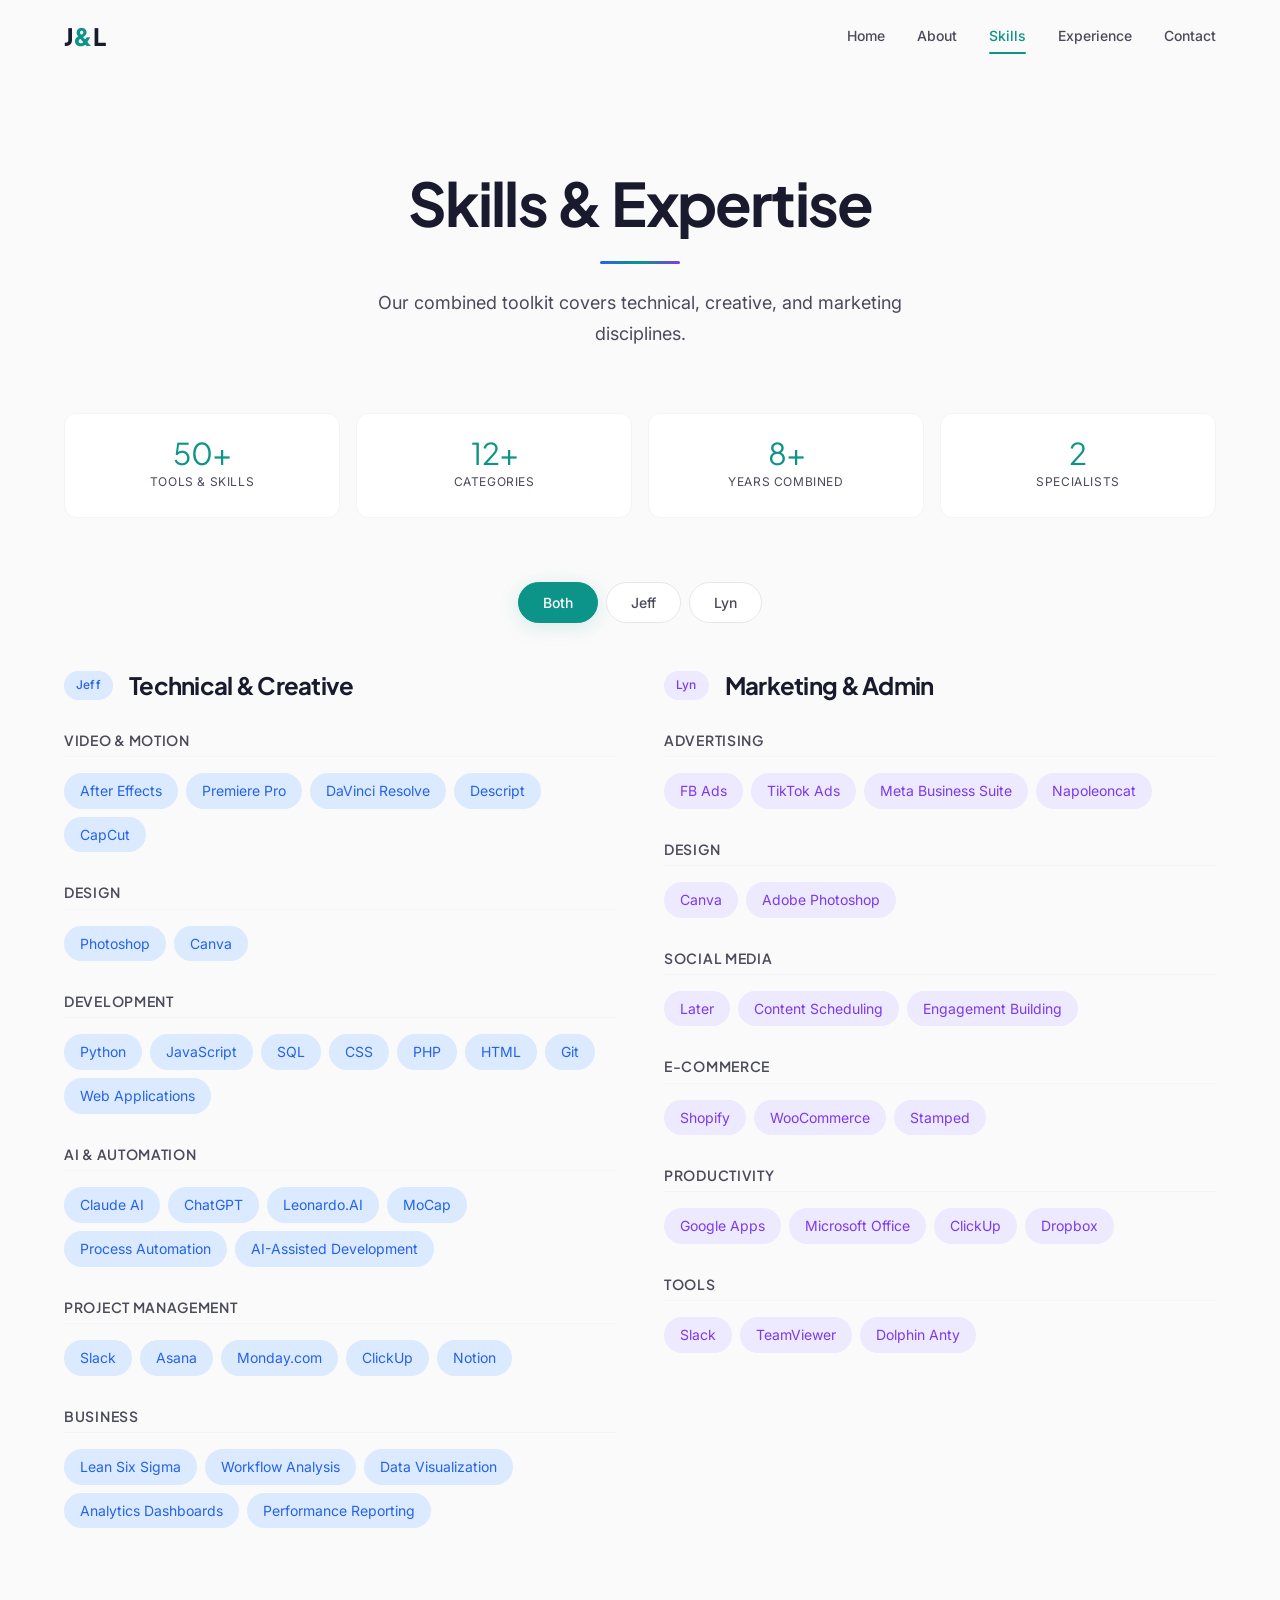
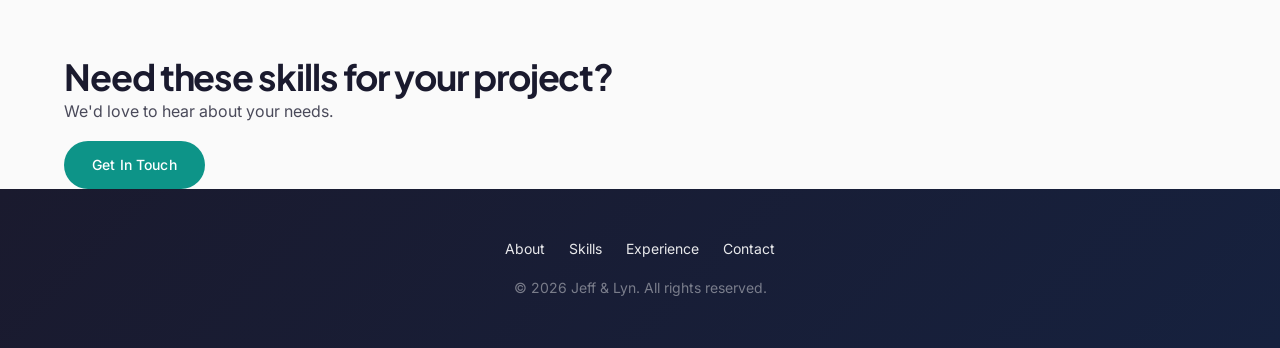
<file: skills.html>
<!DOCTYPE html>
<html lang="en">
<head>
  <meta charset="UTF-8">
  <meta name="viewport" content="width=device-width, initial-scale=1.0">
  <meta name="description" content="Explore the combined skill sets of Jeff & Lyn — from technical development and AI automation to graphic design and social media marketing.">
  <title>Skills & Expertise — Jeff & Lyn</title>

  <link rel="preconnect" href="https://fonts.googleapis.com">
  <link rel="preconnect" href="https://fonts.gstatic.com" crossorigin>
  <link href="https://fonts.googleapis.com/css2?family=Plus+Jakarta+Sans:wght@400;500;600;700;800&family=Inter:wght@300;400;500;600&display=swap" rel="stylesheet">

  <link rel="stylesheet" href="css/reset.css">
  <link rel="stylesheet" href="css/variables.css">
  <link rel="stylesheet" href="css/base.css">
  <link rel="stylesheet" href="css/layout.css">
  <link rel="stylesheet" href="css/components.css">
  <link rel="stylesheet" href="css/navigation.css">
  <link rel="stylesheet" href="css/animations.css">
  <link rel="stylesheet" href="css/pages/skills.css">
  <link rel="stylesheet" href="css/responsive.css">

  <link rel="icon" href="favicon.svg" type="image/svg+xml">
</head>
<body>
  <a href="#main-content" class="skip-link">Skip to content</a>

  <!-- Header -->
  <header class="header scrolled" role="banner">
    <div class="container flex--between">
      <a href="index.html" class="logo" aria-label="Jeff & Lyn home">J<span>&</span>L</a>
      <nav class="nav-links" aria-label="Main navigation">
        <a href="index.html" class="nav-link">Home</a>
        <a href="about.html" class="nav-link">About</a>
        <a href="skills.html" class="nav-link">Skills</a>
        <a href="experience.html" class="nav-link">Experience</a>
        <a href="contact.html" class="nav-link">Contact</a>
      </nav>
      <button class="hamburger" aria-label="Toggle menu" aria-expanded="false" aria-controls="mobile-nav">
        <span></span><span></span><span></span>
      </button>
    </div>
  </header>

  <nav class="mobile-nav" id="mobile-nav" aria-label="Mobile navigation">
    <a href="index.html" class="nav-link">Home</a>
    <a href="about.html" class="nav-link">About</a>
    <a href="skills.html" class="nav-link">Skills</a>
    <a href="experience.html" class="nav-link">Experience</a>
    <a href="contact.html" class="nav-link">Contact</a>
  </nav>

  <main class="page-content" id="main-content">
    <section class="section" aria-labelledby="skills-heading">
      <div class="container">
        <div class="section__header reveal">
          <h1 class="section__title" id="skills-heading">Skills & Expertise</h1>
          <div class="divider"></div>
          <p class="section__subtitle">Our combined toolkit covers technical, creative, and marketing disciplines.</p>
        </div>

        <!-- Stats -->
        <div class="skills-stats reveal">
          <div class="stat-card">
            <div class="stat-card__number">50+</div>
            <div class="stat-card__label">Tools & Skills</div>
          </div>
          <div class="stat-card">
            <div class="stat-card__number">12+</div>
            <div class="stat-card__label">Categories</div>
          </div>
          <div class="stat-card">
            <div class="stat-card__number">8+</div>
            <div class="stat-card__label">Years Combined</div>
          </div>
          <div class="stat-card">
            <div class="stat-card__number">2</div>
            <div class="stat-card__label">Specialists</div>
          </div>
        </div>

        <!-- Tab controls -->
        <div class="tabs reveal" role="tablist" aria-label="Filter skills by team member">
          <button class="tab-btn active" data-filter="both" role="tab" aria-selected="true">Both</button>
          <button class="tab-btn" data-filter="jeff" role="tab" aria-selected="false">Jeff</button>
          <button class="tab-btn" data-filter="lyn" role="tab" aria-selected="false">Lyn</button>
        </div>

        <!-- Skills content -->
        <div class="skills-content">
          <!-- Jeff's skills -->
          <div class="skills-column" data-member="jeff">
            <div class="skills-column__header">
              <span class="badge badge--jeff">Jeff</span>
              <h2 class="skills-column__name">Technical & Creative</h2>
            </div>

            <div class="skills-category reveal">
              <h3 class="skills-category__title">Video & Motion</h3>
              <div class="skills-category__pills">
                <span class="pill pill--jeff">After Effects</span>
                <span class="pill pill--jeff">Premiere Pro</span>
                <span class="pill pill--jeff">DaVinci Resolve</span>
                <span class="pill pill--jeff">Descript</span>
                <span class="pill pill--jeff">CapCut</span>
              </div>
            </div>

            <div class="skills-category reveal">
              <h3 class="skills-category__title">Design</h3>
              <div class="skills-category__pills">
                <span class="pill pill--jeff">Photoshop</span>
                <span class="pill pill--jeff">Canva</span>
              </div>
            </div>

            <div class="skills-category reveal">
              <h3 class="skills-category__title">Development</h3>
              <div class="skills-category__pills">
                <span class="pill pill--jeff">Python</span>
                <span class="pill pill--jeff">JavaScript</span>
                <span class="pill pill--jeff">SQL</span>
                <span class="pill pill--jeff">CSS</span>
                <span class="pill pill--jeff">PHP</span>
                <span class="pill pill--jeff">HTML</span>
                <span class="pill pill--jeff">Git</span>
                <span class="pill pill--jeff">Web Applications</span>
              </div>
            </div>

            <div class="skills-category reveal">
              <h3 class="skills-category__title">AI & Automation</h3>
              <div class="skills-category__pills">
                <span class="pill pill--jeff">Claude AI</span>
                <span class="pill pill--jeff">ChatGPT</span>
                <span class="pill pill--jeff">Leonardo.AI</span>
                <span class="pill pill--jeff">MoCap</span>
                <span class="pill pill--jeff">Process Automation</span>
                <span class="pill pill--jeff">AI-Assisted Development</span>
              </div>
            </div>

            <div class="skills-category reveal">
              <h3 class="skills-category__title">Project Management</h3>
              <div class="skills-category__pills">
                <span class="pill pill--jeff">Slack</span>
                <span class="pill pill--jeff">Asana</span>
                <span class="pill pill--jeff">Monday.com</span>
                <span class="pill pill--jeff">ClickUp</span>
                <span class="pill pill--jeff">Notion</span>
              </div>
            </div>

            <div class="skills-category reveal">
              <h3 class="skills-category__title">Business</h3>
              <div class="skills-category__pills">
                <span class="pill pill--jeff">Lean Six Sigma</span>
                <span class="pill pill--jeff">Workflow Analysis</span>
                <span class="pill pill--jeff">Data Visualization</span>
                <span class="pill pill--jeff">Analytics Dashboards</span>
                <span class="pill pill--jeff">Performance Reporting</span>
              </div>
            </div>
          </div>

          <!-- Lyn's skills -->
          <div class="skills-column" data-member="lyn">
            <div class="skills-column__header">
              <span class="badge badge--lyn">Lyn</span>
              <h2 class="skills-column__name">Marketing & Admin</h2>
            </div>

            <div class="skills-category reveal">
              <h3 class="skills-category__title">Advertising</h3>
              <div class="skills-category__pills">
                <span class="pill pill--lyn">FB Ads</span>
                <span class="pill pill--lyn">TikTok Ads</span>
                <span class="pill pill--lyn">Meta Business Suite</span>
                <span class="pill pill--lyn">Napoleoncat</span>
              </div>
            </div>

            <div class="skills-category reveal">
              <h3 class="skills-category__title">Design</h3>
              <div class="skills-category__pills">
                <span class="pill pill--lyn">Canva</span>
                <span class="pill pill--lyn">Adobe Photoshop</span>
              </div>
            </div>

            <div class="skills-category reveal">
              <h3 class="skills-category__title">Social Media</h3>
              <div class="skills-category__pills">
                <span class="pill pill--lyn">Later</span>
                <span class="pill pill--lyn">Content Scheduling</span>
                <span class="pill pill--lyn">Engagement Building</span>
              </div>
            </div>

            <div class="skills-category reveal">
              <h3 class="skills-category__title">E-Commerce</h3>
              <div class="skills-category__pills">
                <span class="pill pill--lyn">Shopify</span>
                <span class="pill pill--lyn">WooCommerce</span>
                <span class="pill pill--lyn">Stamped</span>
              </div>
            </div>

            <div class="skills-category reveal">
              <h3 class="skills-category__title">Productivity</h3>
              <div class="skills-category__pills">
                <span class="pill pill--lyn">Google Apps</span>
                <span class="pill pill--lyn">Microsoft Office</span>
                <span class="pill pill--lyn">ClickUp</span>
                <span class="pill pill--lyn">Dropbox</span>
              </div>
            </div>

            <div class="skills-category reveal">
              <h3 class="skills-category__title">Tools</h3>
              <div class="skills-category__pills">
                <span class="pill pill--lyn">Slack</span>
                <span class="pill pill--lyn">TeamViewer</span>
                <span class="pill pill--lyn">Dolphin Anty</span>
              </div>
            </div>
          </div>
        </div>
      </div>
    </section>

    <!-- CTA -->
    <section class="cta-banner" aria-labelledby="skills-cta">
      <div class="container reveal">
        <h2 id="skills-cta">Need these skills for your project?</h2>
        <p>We'd love to hear about your needs.</p>
        <a href="contact.html" class="btn btn--primary">Get In Touch</a>
      </div>
    </section>
  </main>

  <footer class="footer" role="contentinfo">
    <div class="container">
      <div class="footer__links">
        <a href="about.html">About</a>
        <a href="skills.html">Skills</a>
        <a href="experience.html">Experience</a>
        <a href="contact.html">Contact</a>
      </div>
      <p class="footer__copy">&copy; 2026 Jeff & Lyn. All rights reserved.</p>
    </div>
  </footer>

  <script src="js/navigation.js"></script>
  <script src="js/animations.js"></script>
  <script src="js/tabs.js"></script>
  <script src="js/main.js"></script>
</body>
</html>
</file>
<file: css/variables.css>
/* ============================================
   Design Tokens — Colors, Fonts, Spacing
   ============================================ */

:root {
  /* Colors */
  --color-bg: #FAFAFA;
  --color-surface: #FFFFFF;
  --color-text: #1A1A2E;
  --color-body: #4A4A5A;
  --color-jeff: #2563EB;
  --color-jeff-light: #DBEAFE;
  --color-lyn: #7C3AED;
  --color-lyn-light: #EDE9FE;
  --color-team: #0D9488;
  --color-team-light: #CCFBF1;
  --color-border: #E5E7EB;
  --color-border-light: #F3F4F6;

  /* Fonts */
  --font-body: 'Inter', -apple-system, BlinkMacSystemFont, 'Segoe UI', sans-serif;
  --font-heading: 'Plus Jakarta Sans', -apple-system, BlinkMacSystemFont, 'Segoe UI', sans-serif;

  /* Font sizes (fluid) */
  --text-xs: 0.75rem;
  --text-sm: 0.875rem;
  --text-base: 1rem;
  --text-lg: 1.125rem;
  --text-xl: 1.25rem;
  --text-2xl: 1.5rem;
  --text-3xl: 1.875rem;
  --text-4xl: 2.25rem;
  --text-5xl: 3rem;
  --text-6xl: 3.75rem;

  /* Spacing */
  --space-xs: 0.25rem;
  --space-sm: 0.5rem;
  --space-md: 1rem;
  --space-lg: 1.5rem;
  --space-xl: 2rem;
  --space-2xl: 3rem;
  --space-3xl: 4rem;
  --space-4xl: 6rem;
  --space-5xl: 8rem;

  /* Border radius */
  --radius-sm: 0.25rem;
  --radius-md: 0.5rem;
  --radius-lg: 0.75rem;
  --radius-xl: 1rem;
  --radius-full: 9999px;

  /* Shadows */
  --shadow-sm: 0 1px 3px rgba(0, 0, 0, 0.04), 0 1px 2px rgba(0, 0, 0, 0.06);
  --shadow-md: 0 4px 6px -1px rgba(0, 0, 0, 0.06), 0 2px 4px -2px rgba(0, 0, 0, 0.04);
  --shadow-lg: 0 10px 25px -3px rgba(0, 0, 0, 0.08), 0 4px 10px -4px rgba(0, 0, 0, 0.04);
  --shadow-xl: 0 20px 40px -5px rgba(0, 0, 0, 0.1), 0 8px 16px -6px rgba(0, 0, 0, 0.05);
  --shadow-glow-jeff: 0 4px 20px rgba(37, 99, 235, 0.15);
  --shadow-glow-lyn: 0 4px 20px rgba(124, 58, 237, 0.15);
  --shadow-glow-team: 0 4px 20px rgba(13, 148, 136, 0.15);

  /* Transitions */
  --transition-fast: 150ms ease;
  --transition-base: 250ms ease;
  --transition-slow: 400ms ease;

  /* Layout */
  --container-max: 1200px;
  --container-narrow: 800px;
  --header-height: 72px;
}
</file>
<file: css/base.css>
/* ============================================
   Base — Typography & Global Styles
   ============================================ */

body {
  font-family: var(--font-body);
  font-size: var(--text-base);
  color: var(--color-body);
  background-color: var(--color-bg);
  line-height: 1.7;
}

h1, h2, h3, h4, h5, h6 {
  font-family: var(--font-heading);
  font-weight: 700;
  color: var(--color-text);
  line-height: 1.15;
  letter-spacing: -0.03em;
}

h1 { font-size: var(--text-5xl); }
h2 { font-size: var(--text-4xl); }
h3 { font-size: var(--text-2xl); }
h4 { font-size: var(--text-xl); }

p {
  margin-bottom: var(--space-md);
}

p:last-child {
  margin-bottom: 0;
}

strong {
  font-weight: 600;
  color: var(--color-text);
}

a {
  color: var(--color-team);
  transition: color var(--transition-fast);
}

a:hover {
  color: var(--color-jeff);
}

::selection {
  background-color: var(--color-team-light);
  color: var(--color-text);
}

/* Utility classes */
.text-jeff { color: var(--color-jeff); }
.text-lyn { color: var(--color-lyn); }
.text-team { color: var(--color-team); }
.text-center { text-align: center; }

.sr-only {
  position: absolute;
  width: 1px;
  height: 1px;
  padding: 0;
  margin: -1px;
  overflow: hidden;
  clip: rect(0, 0, 0, 0);
  white-space: nowrap;
  border: 0;
}

/* Skip to content link */
.skip-link {
  position: absolute;
  top: -100%;
  left: var(--space-md);
  z-index: 200;
  padding: 0.5rem 1.25rem;
  background-color: var(--color-team);
  color: #fff;
  font-size: var(--text-sm);
  font-weight: 500;
  border-radius: 0 0 var(--radius-md) var(--radius-md);
  transition: top var(--transition-fast);
}

.skip-link:focus {
  top: 0;
  color: #fff;
}
</file>
<file: css/layout.css>
/* ============================================
   Layout — Container, Grid, Section Spacing
   ============================================ */

.container {
  width: 100%;
  max-width: var(--container-max);
  margin: 0 auto;
  padding: 0 var(--space-lg);
}

.container--narrow {
  max-width: var(--container-narrow);
}

/* Page sections */
.section {
  padding: var(--space-4xl) 0;
}

.section--hero {
  padding: 0;
  min-height: 100vh;
}

.section__header {
  text-align: center;
  margin-bottom: var(--space-3xl);
}

.section__title {
  margin-bottom: var(--space-md);
}

.section__subtitle {
  font-size: var(--text-lg);
  color: var(--color-body);
  max-width: 600px;
  margin: 0 auto;
}

/* Page content offset for fixed header */
.page-content {
  padding-top: var(--header-height);
}

/* Grid utilities */
.grid {
  display: grid;
  gap: var(--space-xl);
}

.grid--2 {
  grid-template-columns: 1fr;
}

.grid--3 {
  grid-template-columns: 1fr;
}

/* Flex utilities */
.flex {
  display: flex;
}

.flex--center {
  align-items: center;
  justify-content: center;
}

.flex--between {
  align-items: center;
  justify-content: space-between;
}

.flex--wrap {
  flex-wrap: wrap;
}

.flex--gap-sm { gap: var(--space-sm); }
.flex--gap-md { gap: var(--space-md); }
.flex--gap-lg { gap: var(--space-lg); }

/* Footer */
.footer {
  background: linear-gradient(135deg, #1A1A2E 0%, #16213E 100%);
  color: rgba(255, 255, 255, 0.7);
  padding: var(--space-2xl) 0;
  text-align: center;
  font-size: var(--text-sm);
}

.footer a {
  color: rgba(255, 255, 255, 0.9);
}

.footer a:hover {
  color: #fff;
}

.footer__links {
  display: flex;
  justify-content: center;
  gap: var(--space-lg);
  margin-bottom: var(--space-md);
}

.footer__copy {
  opacity: 0.6;
}
</file>
<file: css/components.css>
/* ============================================
   Components — Cards, Buttons, Badges
   ============================================ */

/* --- Buttons --- */
.btn {
  display: inline-flex;
  align-items: center;
  justify-content: center;
  gap: var(--space-sm);
  padding: 0.75rem 1.75rem;
  border-radius: var(--radius-full);
  font-weight: 500;
  font-size: var(--text-sm);
  letter-spacing: 0.01em;
  transition: all var(--transition-base);
  white-space: nowrap;
}

.btn--primary {
  background-color: var(--color-team);
  color: #fff;
  position: relative;
  overflow: hidden;
}

.btn--primary::before {
  content: '';
  position: absolute;
  inset: 0;
  background: linear-gradient(135deg, transparent, rgba(255, 255, 255, 0.15));
  opacity: 0;
  transition: opacity var(--transition-base);
}

.btn--primary:hover::before {
  opacity: 1;
}

.btn--primary:hover {
  background-color: #0b8278;
  transform: translateY(-2px);
  box-shadow: var(--shadow-glow-team);
}

.btn--secondary {
  background-color: transparent;
  color: var(--color-team);
  border: 1.5px solid var(--color-team);
}

.btn--secondary:hover {
  background-color: var(--color-team-light);
  transform: translateY(-2px);
}

.btn--jeff {
  background-color: var(--color-jeff);
  color: #fff;
}

.btn--jeff:hover {
  background-color: #1d4ed8;
  transform: translateY(-2px);
  box-shadow: var(--shadow-lg);
}

.btn--lyn {
  background-color: var(--color-lyn);
  color: #fff;
}

.btn--lyn:hover {
  background-color: #6d28d9;
  transform: translateY(-2px);
  box-shadow: var(--shadow-lg);
}

.btn--secondary-light {
  background-color: transparent;
  color: rgba(255, 255, 255, 0.85);
  border: 1.5px solid rgba(255, 255, 255, 0.25);
}

.btn--secondary-light:hover {
  background-color: rgba(255, 255, 255, 0.08);
  color: #fff;
  transform: translateY(-2px);
}

.btn--sm {
  padding: 0.5rem 1.25rem;
  font-size: var(--text-xs);
}

/* --- Cards --- */
.card {
  background-color: var(--color-surface);
  border-radius: var(--radius-xl);
  padding: var(--space-xl);
  box-shadow: var(--shadow-sm);
  border: 1px solid var(--color-border-light);
  transition: all var(--transition-slow);
}

.card:hover {
  box-shadow: var(--shadow-xl);
  transform: translateY(-6px);
}

.card--jeff {
  border-top: 3px solid var(--color-jeff);
}

.card--jeff:hover {
  box-shadow: var(--shadow-glow-jeff);
}

.card--lyn {
  border-top: 3px solid var(--color-lyn);
}

.card--lyn:hover {
  box-shadow: var(--shadow-glow-lyn);
}

.card--team {
  border-top: 3px solid var(--color-team);
}

.card--team:hover {
  box-shadow: var(--shadow-glow-team);
}

.card__title {
  font-size: var(--text-xl);
  margin-bottom: var(--space-sm);
}

.card__subtitle {
  font-size: var(--text-sm);
  color: var(--color-body);
  margin-bottom: var(--space-md);
}

.card__text {
  font-size: var(--text-sm);
  line-height: 1.7;
}

/* --- Badges --- */
.badge {
  display: inline-flex;
  align-items: center;
  padding: 0.25rem 0.75rem;
  border-radius: var(--radius-full);
  font-size: var(--text-xs);
  font-weight: 500;
  letter-spacing: 0.02em;
}

.badge--jeff {
  background-color: var(--color-jeff-light);
  color: var(--color-jeff);
}

.badge--lyn {
  background-color: var(--color-lyn-light);
  color: var(--color-lyn);
}

.badge--team {
  background-color: var(--color-team-light);
  color: var(--color-team);
}

/* --- Skill Pills --- */
.pill {
  display: inline-flex;
  align-items: center;
  padding: 0.375rem 1rem;
  border-radius: var(--radius-full);
  font-size: var(--text-sm);
  font-weight: 400;
  background-color: var(--color-border-light);
  color: var(--color-text);
  transition: all var(--transition-base);
  cursor: default;
}

.pill--jeff {
  background-color: var(--color-jeff-light);
  color: var(--color-jeff);
}

.pill--jeff:hover {
  background-color: var(--color-jeff);
  color: #fff;
  transform: translateY(-2px);
  box-shadow: var(--shadow-glow-jeff);
}

.pill--lyn {
  background-color: var(--color-lyn-light);
  color: var(--color-lyn);
}

.pill--lyn:hover {
  background-color: var(--color-lyn);
  color: #fff;
  transform: translateY(-2px);
  box-shadow: var(--shadow-glow-lyn);
}

/* --- Tab Controls --- */
.tabs {
  display: flex;
  justify-content: center;
  gap: var(--space-sm);
  margin-bottom: var(--space-2xl);
}

.tab-btn {
  padding: 0.5rem 1.5rem;
  border-radius: var(--radius-full);
  font-size: var(--text-sm);
  font-weight: 500;
  color: var(--color-body);
  background-color: var(--color-surface);
  border: 1.5px solid var(--color-border);
  transition: all var(--transition-fast);
}

.tab-btn:hover {
  border-color: var(--color-team);
  color: var(--color-team);
}

.tab-btn.active {
  background-color: var(--color-team);
  border-color: var(--color-team);
  color: #fff;
  box-shadow: var(--shadow-glow-team);
}

/* --- Member Avatar --- */
.avatar {
  width: 120px;
  height: 120px;
  min-width: 120px;
  min-height: 120px;
  border-radius: 50%;
  object-fit: cover;
  border: 3px solid var(--color-border-light);
  transition: all var(--transition-slow);
  display: inline-block;
}

.avatar--lg {
  width: 180px;
  height: 180px;
  min-width: 180px;
  min-height: 180px;
}

.card--jeff .avatar--lg {
  border: 4px solid var(--color-jeff);
  object-fit: cover;
  object-position: center 70%;
  clip-path: circle(50%);
  scale: 1.3;
  object-view-box: inset(35% 10% 25% 10%);
}

.card--lyn .avatar--lg {
  border: 4px solid var(--color-lyn);
  object-fit: cover;
  object-position: center 30%;
  clip-path: circle(50%);
  scale: 1.3;
  object-view-box: inset(15% 30% 40% 5%);
}

.avatar--lg:hover {
  transform: scale(1.05);
  box-shadow: var(--shadow-lg);
}

/* --- Divider --- */
.divider {
  width: 80px;
  height: 3px;
  background: linear-gradient(90deg, var(--color-jeff), var(--color-team), var(--color-lyn));
  border-radius: var(--radius-full);
  margin: var(--space-lg) auto;
}

/* --- Modal --- */
.modal-overlay {
  position: fixed;
  inset: 0;
  background-color: rgba(0, 0, 0, 0.6);
  display: flex;
  align-items: center;
  justify-content: center;
  z-index: 1000;
  opacity: 0;
  visibility: hidden;
  transition: all var(--transition-base);
  padding: var(--space-lg);
}

.modal-overlay.active {
  opacity: 1;
  visibility: visible;
}

.modal {
  background-color: var(--color-surface);
  border-radius: var(--radius-xl);
  max-width: 700px;
  width: 100%;
  max-height: 85vh;
  overflow-y: auto;
  padding: var(--space-2xl);
  position: relative;
  transform: translateY(20px);
  transition: transform var(--transition-base);
}

.modal-overlay.active .modal {
  transform: translateY(0);
}

.modal__close {
  position: absolute;
  top: var(--space-md);
  right: var(--space-md);
  width: 36px;
  height: 36px;
  display: flex;
  align-items: center;
  justify-content: center;
  border-radius: 50%;
  font-size: var(--text-xl);
  color: var(--color-body);
  transition: background-color var(--transition-fast);
}

.modal__close:hover {
  background-color: var(--color-border-light);
}

/* --- Form Elements --- */
.form-group {
  margin-bottom: var(--space-lg);
}

.form-group label {
  display: block;
  font-size: var(--text-sm);
  font-weight: 500;
  color: var(--color-text);
  margin-bottom: var(--space-xs);
}

.form-input,
.form-textarea,
.form-select {
  width: 100%;
  padding: 0.75rem 1rem;
  border: 1.5px solid var(--color-border);
  border-radius: var(--radius-md);
  font-size: var(--text-base);
  background-color: var(--color-surface);
  transition: border-color var(--transition-fast);
}

.form-input:focus,
.form-textarea:focus,
.form-select:focus {
  outline: none;
  border-color: var(--color-team);
  box-shadow: 0 0 0 4px var(--color-team-light), var(--shadow-sm);
}

.form-textarea {
  resize: vertical;
  min-height: 140px;
}

.form-error {
  font-size: var(--text-xs);
  color: #dc2626;
  margin-top: var(--space-xs);
  display: none;
}

.form-group.error .form-error {
  display: block;
}

.form-group.error .form-input,
.form-group.error .form-textarea,
.form-group.error .form-select {
  border-color: #dc2626;
}

/* --- Success Message --- */
.success-message {
  text-align: center;
  padding: var(--space-2xl);
}

.success-message svg {
  width: 64px;
  height: 64px;
  color: var(--color-team);
  margin: 0 auto var(--space-lg);
}

.success-message h3 {
  margin-bottom: var(--space-sm);
}
</file>
<file: css/navigation.css>
/* ============================================
   Navigation — Header, Nav, Hamburger Menu
   ============================================ */

.header {
  position: fixed;
  top: 0;
  left: 0;
  right: 0;
  z-index: 100;
  height: var(--header-height);
  display: flex;
  align-items: center;
  transition: all var(--transition-base);
  background-color: transparent;
}

.header.scrolled {
  background-color: rgba(255, 255, 255, 0.92);
  backdrop-filter: blur(12px);
  -webkit-backdrop-filter: blur(12px);
  box-shadow: var(--shadow-sm);
}

.header .container {
  display: flex;
  align-items: center;
  justify-content: space-between;
}

/* Logo */
.logo {
  font-family: var(--font-heading);
  font-weight: 800;
  font-size: var(--text-2xl);
  color: var(--color-text);
  letter-spacing: -0.03em;
  z-index: 101;
}

.logo span {
  color: var(--color-team);
}

/* Desktop nav links */
.nav-links {
  display: flex;
  align-items: center;
  gap: var(--space-xl);
}

.nav-link {
  font-size: var(--text-sm);
  font-weight: 500;
  color: var(--color-body);
  position: relative;
  padding: var(--space-xs) 0;
  transition: color var(--transition-fast);
}

.nav-link::after {
  content: '';
  position: absolute;
  bottom: -2px;
  left: 0;
  width: 0;
  height: 2px;
  background-color: var(--color-team);
  border-radius: var(--radius-full);
  transition: width var(--transition-base);
}

.nav-link:hover {
  color: var(--color-text);
}

.nav-link:hover::after,
.nav-link.active::after {
  width: 100%;
}

.nav-link.active {
  color: var(--color-team);
}

/* Hamburger button */
.hamburger {
  display: none;
  flex-direction: column;
  justify-content: center;
  gap: 5px;
  width: 28px;
  height: 28px;
  z-index: 101;
}

.hamburger span {
  display: block;
  width: 100%;
  height: 2px;
  background-color: var(--color-text);
  border-radius: var(--radius-full);
  transition: all var(--transition-base);
  transform-origin: center;
}

.hamburger.active span:nth-child(1) {
  transform: translateY(7px) rotate(45deg);
}

.hamburger.active span:nth-child(2) {
  opacity: 0;
}

.hamburger.active span:nth-child(3) {
  transform: translateY(-7px) rotate(-45deg);
}

/* Mobile overlay */
.mobile-nav {
  position: fixed;
  inset: 0;
  background-color: rgba(255, 255, 255, 0.98);
  backdrop-filter: blur(20px);
  -webkit-backdrop-filter: blur(20px);
  display: flex;
  flex-direction: column;
  align-items: center;
  justify-content: center;
  gap: var(--space-xl);
  z-index: 100;
  opacity: 0;
  visibility: hidden;
  transition: all var(--transition-base);
}

.mobile-nav.active {
  opacity: 1;
  visibility: visible;
}

.mobile-nav .nav-link {
  font-size: var(--text-2xl);
  font-family: var(--font-heading);
  color: var(--color-text);
}

/* Show hamburger on mobile */
@media (max-width: 767px) {
  .hamburger {
    display: flex;
  }

  .nav-links {
    display: none;
  }
}
</file>
<file: css/animations.css>
/* ============================================
   Animations — Scroll-reveal Keyframes
   ============================================ */

/* Scroll reveal base */
.reveal {
  opacity: 0;
  transform: translateY(30px);
  transition: opacity 0.6s ease, transform 0.6s ease;
}

.reveal.is-visible {
  opacity: 1;
  transform: translateY(0);
}

/* Staggered delays for children */
.reveal:nth-child(2) { transition-delay: 0.1s; }
.reveal:nth-child(3) { transition-delay: 0.2s; }
.reveal:nth-child(4) { transition-delay: 0.3s; }
.reveal:nth-child(5) { transition-delay: 0.4s; }
.reveal:nth-child(6) { transition-delay: 0.5s; }

/* Fade in from left */
.reveal--left {
  opacity: 0;
  transform: translateX(-30px);
}

.reveal--left.is-visible {
  opacity: 1;
  transform: translateX(0);
}

/* Fade in from right */
.reveal--right {
  opacity: 0;
  transform: translateX(30px);
}

.reveal--right.is-visible {
  opacity: 1;
  transform: translateX(0);
}

/* Scale up */
.reveal--scale {
  opacity: 0;
  transform: scale(0.95);
}

.reveal--scale.is-visible {
  opacity: 1;
  transform: scale(1);
}

/* Prefers reduced motion — disable all animations */
@media (prefers-reduced-motion: reduce) {
  .reveal,
  .reveal--left,
  .reveal--right,
  .reveal--scale {
    opacity: 1;
    transform: none;
    transition: none;
  }

  .hero__gradient {
    animation: none;
  }

  .scroll-indicator {
    animation: none;
  }

  .availability__dot {
    animation: none;
  }

  * {
    transition-duration: 0.01ms !important;
    animation-duration: 0.01ms !important;
    animation-iteration-count: 1 !important;
  }
}
</file>
<file: css/pages/home.css>
/* ============================================
   Home Page Styles
   ============================================ */

/* Header on hero — light text before scrolling */
.header:not(.scrolled) .logo {
  color: #fff;
}

.header:not(.scrolled) .logo span {
  color: rgba(255, 255, 255, 0.7);
}

.header:not(.scrolled) .nav-link {
  color: rgba(255, 255, 255, 0.85);
}

.header:not(.scrolled) .nav-link:hover {
  color: #fff;
}

.header:not(.scrolled) .nav-link.active {
  color: #fff;
}

.header:not(.scrolled) .nav-link::after {
  background-color: #fff;
}

.header:not(.scrolled) .hamburger span {
  background-color: #fff;
}

/* Hero section */
.hero {
  min-height: 100vh;
  display: flex;
  align-items: center;
  justify-content: center;
  position: relative;
  overflow: hidden;
  background: linear-gradient(135deg, #1A1A2E 0%, #16213E 50%, #1A1A2E 100%);
}

.hero__bg {
  position: absolute;
  inset: 0;
  overflow: hidden;
}

.hero__gradient {
  position: absolute;
  width: 600px;
  height: 600px;
  border-radius: 50%;
  filter: blur(120px);
  opacity: 0.3;
  animation: float 8s ease-in-out infinite;
}

.hero__gradient--blue {
  background: var(--color-jeff);
  top: -10%;
  left: -5%;
  animation-delay: 0s;
}

.hero__gradient--purple {
  background: var(--color-lyn);
  top: 20%;
  right: -10%;
  animation-delay: -3s;
}

.hero__gradient--teal {
  background: var(--color-team);
  bottom: -15%;
  left: 30%;
  animation-delay: -5s;
}

@keyframes float {
  0%, 100% { transform: translate(0, 0) scale(1); }
  33% { transform: translate(30px, -20px) scale(1.05); }
  66% { transform: translate(-20px, 20px) scale(0.95); }
}

.hero__content {
  position: relative;
  z-index: 1;
  text-align: center;
  padding: var(--space-xl);
  max-width: 800px;
}

.hero__label {
  display: inline-block;
  padding: 0.4rem 1.2rem;
  border: 1px solid rgba(255, 255, 255, 0.15);
  border-radius: var(--radius-full);
  font-size: var(--text-sm);
  color: rgba(255, 255, 255, 0.8);
  margin-bottom: var(--space-xl);
  letter-spacing: 0.05em;
}

.hero__title {
  font-family: var(--font-heading);
  font-weight: 800;
  font-size: clamp(2.5rem, 6vw, 4.5rem);
  color: #fff;
  line-height: 1.05;
  letter-spacing: -0.04em;
  margin-bottom: var(--space-lg);
}

.hero__title span {
  background: linear-gradient(135deg, var(--color-jeff), var(--color-lyn), var(--color-team));
  -webkit-background-clip: text;
  -webkit-text-fill-color: transparent;
  background-clip: text;
}

.hero__subtitle {
  font-size: var(--text-lg);
  color: rgba(255, 255, 255, 0.85);
  margin-bottom: var(--space-2xl);
  max-width: 560px;
  margin-left: auto;
  margin-right: auto;
  line-height: 1.7;
}

.hero__actions {
  display: flex;
  gap: var(--space-md);
  justify-content: center;
  flex-wrap: wrap;
  margin-bottom: var(--space-3xl);
}

.hero .btn--primary {
  background: linear-gradient(135deg, var(--color-team), #0d9488);
}

.hero .btn--secondary {
  color: rgba(255, 255, 255, 0.85);
  border-color: rgba(255, 255, 255, 0.25);
}

.hero .btn--secondary:hover {
  background-color: rgba(255, 255, 255, 0.08);
  color: #fff;
}

/* Profile previews */
.hero__profiles {
  display: flex;
  gap: var(--space-xl);
  justify-content: center;
  flex-wrap: wrap;
}

.profile-preview {
  display: flex;
  align-items: center;
  gap: var(--space-md);
  padding: var(--space-md) var(--space-lg);
  background: rgba(255, 255, 255, 0.06);
  border: 1px solid rgba(255, 255, 255, 0.12);
  border-radius: var(--radius-xl);
  backdrop-filter: blur(16px);
  -webkit-backdrop-filter: blur(16px);
  transition: all var(--transition-slow);
}

.profile-preview:hover {
  background: rgba(255, 255, 255, 0.12);
  transform: translateY(-4px);
  border-color: rgba(255, 255, 255, 0.2);
  box-shadow: 0 8px 32px rgba(0, 0, 0, 0.12);
}

.profile-preview__avatar {
  width: 56px;
  height: 56px;
  border-radius: 50%;
  object-fit: cover;
  flex-shrink: 0;
  border: 2px solid rgba(255, 255, 255, 0.2);
  transition: transform var(--transition-base);
}

.profile-preview__avatar--jeff {
  object-position: center 70%;
  object-view-box: inset(35% 10% 25% 10%);
}

.profile-preview__avatar--lyn {
  object-position: center 30%;
  object-view-box: inset(15% 30% 40% 5%);
}

.profile-preview:hover .profile-preview__avatar {
  transform: scale(1.08);
}

.profile-preview__info {
  text-align: left;
}

.profile-preview__name {
  font-weight: 600;
  color: #fff;
  font-size: var(--text-sm);
}

.profile-preview__role {
  font-size: var(--text-xs);
  color: rgba(255, 255, 255, 0.75);
}

/* Scroll indicator */
.scroll-indicator {
  position: absolute;
  bottom: var(--space-xl);
  left: 50%;
  transform: translateX(-50%);
  display: flex;
  flex-direction: column;
  align-items: center;
  gap: var(--space-sm);
  color: rgba(255, 255, 255, 0.4);
  font-size: var(--text-xs);
  animation: bounce 2s infinite;
}

.scroll-indicator svg {
  width: 20px;
  height: 20px;
}

@keyframes bounce {
  0%, 20%, 50%, 80%, 100% { transform: translateX(-50%) translateY(0); }
  40% { transform: translateX(-50%) translateY(-8px); }
  60% { transform: translateX(-50%) translateY(-4px); }
}

/* Stats row */
.stats-row {
  display: grid;
  grid-template-columns: repeat(2, 1fr);
  gap: var(--space-xl);
  text-align: center;
}

.stat-item__number {
  display: block;
  font-family: var(--font-heading);
  font-size: var(--text-4xl);
  color: var(--color-team);
  line-height: 1;
  margin-bottom: var(--space-xs);
}

.stat-item__label {
  font-size: var(--text-sm);
  color: var(--color-body);
}

@media (min-width: 600px) {
  .stats-row {
    grid-template-columns: repeat(4, 1fr);
  }
}

/* Services preview */
.services-preview {
  padding: var(--space-4xl) 0;
}

.services-grid {
  display: grid;
  grid-template-columns: 1fr;
  gap: var(--space-xl);
}

.service-card {
  text-align: center;
  padding: var(--space-2xl) var(--space-xl);
}

.service-card__icon {
  width: 56px;
  height: 56px;
  border-radius: var(--radius-lg);
  display: flex;
  align-items: center;
  justify-content: center;
  margin: 0 auto var(--space-lg);
  font-size: var(--text-2xl);
}

.service-card__icon--jeff {
  background-color: var(--color-jeff-light);
  color: var(--color-jeff);
}

.service-card__icon--lyn {
  background-color: var(--color-lyn-light);
  color: var(--color-lyn);
}

.service-card__icon--team {
  background-color: var(--color-team-light);
  color: var(--color-team);
}

.service-card h3 {
  font-size: var(--text-xl);
  margin-bottom: var(--space-sm);
}

.service-card p {
  font-size: var(--text-sm);
  color: var(--color-body);
}

/* CTA Banner */
.cta-banner {
  background: linear-gradient(135deg, var(--color-text) 0%, #16213E 100%);
  padding: var(--space-3xl) 0;
  text-align: center;
}

.cta-banner h2 {
  color: #fff;
  margin-bottom: var(--space-md);
}

.cta-banner p {
  color: rgba(255, 255, 255, 0.78);
  margin-bottom: var(--space-xl);
  max-width: 500px;
  margin-left: auto;
  margin-right: auto;
}
</file>
<file: css/responsive.css>
/* ============================================
   Responsive — All Media Queries (Mobile-First)
   ============================================ */

/* ---- Tablet (≥600px) ---- */
@media (min-width: 600px) {
  /* Layout grids */
  .grid--2 {
    grid-template-columns: repeat(2, 1fr);
  }

  .grid--3 {
    grid-template-columns: repeat(2, 1fr);
  }

  /* About bios */
  .about-bios {
    grid-template-columns: repeat(2, 1fr);
  }

  /* Testimonials */
  .testimonials-grid {
    grid-template-columns: repeat(2, 1fr);
  }

  /* Values */
  .values {
    grid-template-columns: repeat(3, 1fr);
  }

  /* Services */
  .services-grid {
    grid-template-columns: repeat(2, 1fr);
  }

  /* Skills stats */
  .skills-stats {
    grid-template-columns: repeat(4, 1fr);
  }

  /* Projects grid */
  .projects-grid {
    grid-template-columns: repeat(2, 1fr);
  }

  /* Contact layout */
  .contact-layout {
    grid-template-columns: 1fr 1fr;
  }
}

/* ---- Desktop (≥768px) ---- */
@media (min-width: 768px) {
  /* Show desktop nav, hide hamburger */
  .hamburger {
    display: none;
  }

  .nav-links {
    display: flex;
  }
}

/* ---- Large Desktop (≥1024px) ---- */
@media (min-width: 1024px) {
  /* Typography scaling */
  h1 { font-size: var(--text-6xl); }
  h2 { font-size: var(--text-4xl); }

  /* Layout grids */
  .grid--3 {
    grid-template-columns: repeat(3, 1fr);
  }

  /* Services */
  .services-grid {
    grid-template-columns: repeat(3, 1fr);
  }

  /* Skills side-by-side */
  .skills-content {
    grid-template-columns: repeat(2, 1fr);
  }

  /* Projects 3-column */
  .projects-grid {
    grid-template-columns: repeat(3, 1fr);
  }

  /* Experience dual-track timeline */
  .timeline::before {
    display: block;
  }

  .timeline::after {
    display: none;
  }

  .timeline-entry {
    width: 48%;
    padding-left: 0;
    margin-bottom: var(--space-2xl);
  }

  .timeline-entry::before {
    left: auto;
  }

  /* Jeff entries: left side */
  .timeline-entry--jeff {
    margin-left: 0;
    margin-right: auto;
    text-align: right;
  }

  .timeline-entry--jeff::before {
    right: -32px;
    left: auto;
  }

  .timeline-entry--jeff .timeline-card {
    text-align: left;
  }

  /* Lyn entries: right side */
  .timeline-entry--lyn {
    margin-left: auto;
    margin-right: 0;
  }

  .timeline-entry--lyn::before {
    left: -32px;
  }

  /* Contact wider form */
  .contact-layout {
    grid-template-columns: 1.2fr 0.8fr;
    gap: var(--space-2xl);
  }
}

/* ---- Extra small screens ---- */
@media (max-width: 400px) {
  .hero__profiles {
    flex-direction: column;
    align-items: center;
  }

  .hero__actions {
    flex-direction: column;
    align-items: center;
  }

  .hero__actions .btn {
    width: 100%;
    max-width: 280px;
  }

  .tabs {
    flex-wrap: wrap;
  }
}
</file>
<file: css/pages/about.css>
/* ============================================
   About Page Styles
   ============================================ */

/* Bio section */
.about-bios {
  display: grid;
  grid-template-columns: 1fr;
  gap: var(--space-2xl);
}

.bio-card {
  text-align: center;
  padding: var(--space-2xl) var(--space-2xl) var(--space-xl);
  position: relative;
  overflow: hidden;
}

.bio-card::before {
  content: '';
  position: absolute;
  top: 0;
  left: 0;
  right: 0;
  height: 120px;
  opacity: 0.06;
  z-index: 0;
}

.card--jeff.bio-card::before {
  background: linear-gradient(135deg, var(--color-jeff), #60a5fa);
}

.card--lyn.bio-card::before {
  background: linear-gradient(135deg, var(--color-lyn), #c084fc);
}

.bio-card > * {
  position: relative;
  z-index: 1;
}

.bio-card__avatar {
  margin: 0 auto var(--space-lg);
  box-shadow: var(--shadow-lg);
}

.bio-card__name {
  font-size: var(--text-2xl);
  margin-bottom: var(--space-xs);
  letter-spacing: -0.01em;
}

.bio-card__role {
  font-size: var(--text-sm);
  font-weight: 500;
  margin-bottom: var(--space-lg);
}

.bio-card__role--jeff { color: var(--color-jeff); }
.bio-card__role--lyn { color: var(--color-lyn); }

.bio-card__summary {
  font-size: var(--text-sm);
  line-height: 1.8;
  margin-bottom: var(--space-lg);
  text-align: left;
}

.bio-card__download {
  display: inline-flex;
  align-items: center;
  gap: var(--space-sm);
  font-size: var(--text-sm);
  font-weight: 500;
}

.bio-card__download svg {
  width: 16px;
  height: 16px;
}

/* Testimonials */
.testimonials {
  padding: var(--space-4xl) 0;
  background-color: var(--color-surface);
}

.testimonials-grid {
  display: grid;
  grid-template-columns: 1fr;
  gap: var(--space-xl);
}

.testimonial-card {
  padding: var(--space-xl);
  position: relative;
}

.testimonial-card__quote {
  font-size: var(--text-sm);
  font-style: italic;
  line-height: 1.8;
  margin-bottom: var(--space-lg);
  position: relative;
  padding-left: var(--space-lg);
}

.testimonial-card__quote::before {
  content: '\201C';
  position: absolute;
  left: 0;
  top: -8px;
  font-size: var(--text-4xl);
  font-family: var(--font-heading);
  color: var(--color-lyn);
  opacity: 0.3;
  line-height: 1;
}

.card--jeff .testimonial-card__quote::before {
  color: var(--color-jeff);
}

.testimonial-card__author {
  font-weight: 600;
  font-size: var(--text-sm);
  color: var(--color-text);
}

.testimonial-card__position {
  font-size: var(--text-xs);
  color: var(--color-body);
}

/* Values section */
.values {
  display: grid;
  grid-template-columns: 1fr;
  gap: var(--space-xl);
  margin-top: var(--space-2xl);
}

.value-item {
  text-align: center;
  padding: var(--space-lg);
}

.value-item__icon {
  font-size: var(--text-3xl);
  margin-bottom: var(--space-md);
}

.value-item h4 {
  margin-bottom: var(--space-sm);
}

.value-item p {
  font-size: var(--text-sm);
}
</file>
<file: css/pages/contact.css>
/* ============================================
   Contact Page Styles
   ============================================ */

.contact-layout {
  display: grid;
  grid-template-columns: 1fr;
  gap: var(--space-2xl);
}

/* Contact form / email CTA */
.contact-form-wrapper {
  display: flex;
  flex-direction: column;
  align-items: center;
  justify-content: center;
  text-align: center;
  padding: var(--space-2xl);
}

.contact-form-icon {
  font-size: var(--text-4xl);
  margin-bottom: var(--space-lg);
}

.contact-form-wrapper h2 {
  font-size: var(--text-2xl);
  margin-bottom: var(--space-sm);
}

.contact-form-wrapper > p {
  font-size: var(--text-sm);
  max-width: 400px;
  margin-bottom: var(--space-xl);
}

/* Email buttons */
.contact-email-btn {
  width: 100%;
  max-width: 320px;
  margin-bottom: var(--space-md);
}

.contact-email-btn:last-child {
  margin-bottom: 0;
}

.contact-email-btn svg {
  width: 18px;
  height: 18px;
  flex-shrink: 0;
}

/* Contact info sidebar */
.contact-info {
  display: flex;
  flex-direction: column;
  gap: var(--space-xl);
}

.contact-person {
  padding: var(--space-xl);
}

.contact-person__header {
  display: flex;
  align-items: center;
  gap: var(--space-md);
  margin-bottom: var(--space-lg);
}

.contact-person__avatar {
  width: 48px;
  height: 48px;
  border-radius: 50%;
  object-fit: cover;
  object-position: center 20%;
  flex-shrink: 0;
  transition: transform var(--transition-base);
}

.contact-person__avatar--jeff {
  border: 2px solid var(--color-jeff-light);
  object-position: center 35%;
}

.contact-person__avatar--lyn {
  border: 2px solid var(--color-lyn-light);
  object-position: center 20%;
}

.contact-person:hover .contact-person__avatar {
  transform: scale(1.08);
}

.contact-person__name {
  font-weight: 600;
  font-size: var(--text-sm);
  color: var(--color-text);
}

.contact-person__role {
  font-size: var(--text-xs);
  color: var(--color-body);
}

.contact-detail {
  display: flex;
  align-items: center;
  gap: var(--space-md);
  padding: var(--space-sm) 0;
  font-size: var(--text-sm);
}

.contact-detail svg {
  width: 18px;
  height: 18px;
  color: var(--color-body);
  flex-shrink: 0;
}

.contact-detail a {
  word-break: break-all;
}

/* Availability badge */
.availability {
  display: inline-flex;
  align-items: center;
  gap: var(--space-sm);
  padding: var(--space-sm) var(--space-md);
  background-color: #ecfdf5;
  color: #065f46;
  border-radius: var(--radius-full);
  font-size: var(--text-xs);
  font-weight: 500;
  margin-top: var(--space-lg);
}

.availability__dot {
  width: 8px;
  height: 8px;
  border-radius: 50%;
  background-color: #10b981;
  animation: pulse-dot 2s infinite;
}

@keyframes pulse-dot {
  0%, 100% { opacity: 1; }
  50% { opacity: 0.4; }
}

/* Location info */
.contact-location {
  padding: var(--space-xl);
  text-align: center;
}

.contact-location__icon {
  font-size: var(--text-3xl);
  margin-bottom: var(--space-md);
}

.contact-location h3 {
  font-size: var(--text-lg);
  margin-bottom: var(--space-xs);
}

.contact-location p {
  font-size: var(--text-sm);
}
</file>
<file: css/pages/experience.css>
/* ============================================
   Experience Page Styles
   ============================================ */

/* Timeline */
.timeline {
  position: relative;
  padding: var(--space-xl) 0;
}

/* Center line for desktop dual-track */
.timeline::before {
  content: '';
  position: absolute;
  top: 0;
  bottom: 0;
  left: 50%;
  width: 2px;
  background: linear-gradient(to bottom, var(--color-jeff), var(--color-lyn));
  transform: translateX(-50%);
  display: none; /* Hidden on mobile, shown on desktop */
}

/* Mobile: single-track line on the left */
.timeline::after {
  content: '';
  position: absolute;
  top: 0;
  bottom: 0;
  left: 20px;
  width: 2px;
  background: linear-gradient(to bottom, var(--color-jeff), var(--color-lyn));
}

/* Timeline entry */
.timeline-entry {
  position: relative;
  padding-left: 52px;
  margin-bottom: var(--space-2xl);
}

.timeline-entry:last-child {
  margin-bottom: 0;
}

/* Dot on the line */
.timeline-entry::before {
  content: '';
  position: absolute;
  left: 13px;
  top: 6px;
  width: 16px;
  height: 16px;
  border-radius: 50%;
  border: 3px solid var(--color-border);
  background-color: var(--color-surface);
  z-index: 1;
}

.timeline-entry--jeff::before {
  border-color: var(--color-jeff);
}

.timeline-entry--lyn::before {
  border-color: var(--color-lyn);
}

/* Timeline card content */
.timeline-card {
  padding: var(--space-lg);
  background-color: var(--color-surface);
  border-radius: var(--radius-lg);
  border: 1px solid var(--color-border-light);
  box-shadow: var(--shadow-sm);
  transition: all var(--transition-slow);
}

.timeline-entry--jeff .timeline-card:hover {
  box-shadow: var(--shadow-glow-jeff);
  transform: translateY(-3px);
}

.timeline-entry--lyn .timeline-card:hover {
  box-shadow: var(--shadow-glow-lyn);
  transform: translateY(-3px);
}

.timeline-card__header {
  display: flex;
  align-items: flex-start;
  justify-content: space-between;
  gap: var(--space-md);
  margin-bottom: var(--space-sm);
  flex-wrap: wrap;
}

.timeline-card__title {
  font-size: var(--text-lg);
  font-family: var(--font-heading);
  color: var(--color-text);
}

.timeline-card__company {
  font-size: var(--text-sm);
  font-weight: 500;
  color: var(--color-body);
  margin-bottom: var(--space-sm);
}

.timeline-card__date {
  font-size: var(--text-xs);
  color: var(--color-body);
  white-space: nowrap;
  padding: 0.2rem 0.6rem;
  background-color: var(--color-border-light);
  border-radius: var(--radius-full);
}

.timeline-card__accomplishments {
  margin-top: var(--space-md);
}

.timeline-card__accomplishments li {
  font-size: var(--text-sm);
  padding-left: var(--space-md);
  position: relative;
  margin-bottom: var(--space-sm);
  line-height: 1.6;
}

.timeline-card__accomplishments li::before {
  content: '';
  position: absolute;
  left: 0;
  top: 8px;
  width: 5px;
  height: 5px;
  border-radius: 50%;
}

.timeline-entry--jeff .timeline-card__accomplishments li::before {
  background-color: var(--color-jeff);
}

.timeline-entry--lyn .timeline-card__accomplishments li::before {
  background-color: var(--color-lyn);
}

/* Education section */
.education-section {
  margin-top: var(--space-3xl);
  padding-top: var(--space-3xl);
  border-top: 1px solid var(--color-border);
}

.education-card {
  display: flex;
  align-items: flex-start;
  gap: var(--space-lg);
  padding: var(--space-xl);
  max-width: 600px;
  margin: 0 auto;
}

.education-card__icon {
  width: 48px;
  height: 48px;
  border-radius: var(--radius-lg);
  background-color: var(--color-jeff-light);
  color: var(--color-jeff);
  display: flex;
  align-items: center;
  justify-content: center;
  font-size: var(--text-xl);
  flex-shrink: 0;
}

.education-card__degree {
  font-size: var(--text-lg);
  font-family: var(--font-heading);
  color: var(--color-text);
  margin-bottom: var(--space-xs);
}

.education-card__school {
  font-size: var(--text-sm);
  color: var(--color-body);
}
</file>
<file: css/pages/projects.css>
/* ============================================
   Projects Page Styles
   ============================================ */

/* Filter buttons */
.project-filters {
  display: flex;
  justify-content: center;
  gap: var(--space-sm);
  margin-bottom: var(--space-2xl);
}

/* Projects grid */
.projects-grid {
  display: grid;
  grid-template-columns: 1fr;
  gap: var(--space-xl);
}

/* Project card */
.project-card {
  cursor: pointer;
  overflow: hidden;
  padding: 0;
  transition: all var(--transition-base);
}

.project-card.hidden {
  display: none;
}

.project-card__thumbnail {
  width: 100%;
  height: 200px;
  object-fit: cover;
  display: block;
}

.project-card__placeholder {
  width: 100%;
  height: 200px;
  display: flex;
  align-items: center;
  justify-content: center;
  font-size: var(--text-4xl);
}

.project-card__placeholder--jeff {
  background: linear-gradient(135deg, var(--color-jeff-light), #bfdbfe);
  color: var(--color-jeff);
}

.project-card__placeholder--lyn {
  background: linear-gradient(135deg, var(--color-lyn-light), #ddd6fe);
  color: var(--color-lyn);
}

.project-card__body {
  padding: var(--space-lg);
}

.project-card__header {
  display: flex;
  align-items: flex-start;
  justify-content: space-between;
  gap: var(--space-sm);
  margin-bottom: var(--space-sm);
}

.project-card__title {
  font-size: var(--text-lg);
  font-family: var(--font-heading);
  color: var(--color-text);
}

.project-card__desc {
  font-size: var(--text-sm);
  margin-bottom: var(--space-md);
  line-height: 1.6;
}

.project-card__tags {
  display: flex;
  flex-wrap: wrap;
  gap: var(--space-xs);
}

.project-card__tag {
  font-size: var(--text-xs);
  padding: 0.15rem 0.5rem;
  border-radius: var(--radius-full);
  background-color: var(--color-border-light);
  color: var(--color-body);
}

/* Coming soon overlay */
.project-card--coming-soon {
  opacity: 0.7;
  cursor: default;
}

.project-card--coming-soon:hover {
  transform: none;
  box-shadow: var(--shadow-sm);
}

.coming-soon-label {
  font-size: var(--text-xs);
  font-weight: 500;
  color: var(--color-body);
  text-transform: uppercase;
  letter-spacing: 0.05em;
  padding: var(--space-sm) var(--space-lg);
  text-align: center;
  border-top: 1px solid var(--color-border-light);
}

/* Modal project details */
.modal__thumbnail {
  width: 100%;
  border-radius: var(--radius-lg);
  margin-bottom: var(--space-lg);
  max-height: 400px;
  object-fit: cover;
}

.modal__title {
  font-size: var(--text-2xl);
  margin-bottom: var(--space-sm);
}

.modal__meta {
  display: flex;
  align-items: center;
  gap: var(--space-md);
  margin-bottom: var(--space-lg);
  flex-wrap: wrap;
}

.modal__description {
  font-size: var(--text-sm);
  line-height: 1.8;
  margin-bottom: var(--space-lg);
}

.modal__tags {
  display: flex;
  flex-wrap: wrap;
  gap: var(--space-sm);
}
</file>
<file: css/pages/skills.css>
/* ============================================
   Skills Page Styles
   ============================================ */

/* Skills container */
.skills-content {
  display: grid;
  grid-template-columns: 1fr;
  gap: var(--space-2xl);
}

.skills-column {
  transition: opacity var(--transition-base);
}

.skills-column.hidden {
  display: none;
}

.skills-column__header {
  display: flex;
  align-items: center;
  gap: var(--space-md);
  margin-bottom: var(--space-xl);
}

.skills-column__name {
  font-size: var(--text-2xl);
}

.skills-category {
  margin-bottom: var(--space-xl);
}

.skills-category__title {
  font-size: var(--text-sm);
  font-weight: 600;
  text-transform: uppercase;
  letter-spacing: 0.05em;
  color: var(--color-body);
  margin-bottom: var(--space-md);
  padding-bottom: var(--space-sm);
  border-bottom: 1px solid var(--color-border-light);
}

.skills-category__pills {
  display: flex;
  flex-wrap: wrap;
  gap: var(--space-sm);
}

/* Skill level indicator (subtle) */
.pill[data-level="expert"]::before {
  content: '';
  width: 6px;
  height: 6px;
  border-radius: 50%;
  background: currentColor;
  margin-right: 4px;
  opacity: 0.5;
}

/* Stats bar */
.skills-stats {
  display: grid;
  grid-template-columns: repeat(2, 1fr);
  gap: var(--space-md);
  margin-bottom: var(--space-3xl);
}

.stat-card {
  text-align: center;
  padding: var(--space-lg);
  background-color: var(--color-surface);
  border-radius: var(--radius-lg);
  border: 1px solid var(--color-border-light);
}

.stat-card__number {
  font-family: var(--font-heading);
  font-size: var(--text-3xl);
  color: var(--color-team);
  line-height: 1;
  margin-bottom: var(--space-xs);
}

.stat-card__label {
  font-size: var(--text-xs);
  color: var(--color-body);
  text-transform: uppercase;
  letter-spacing: 0.05em;
}
</file>
